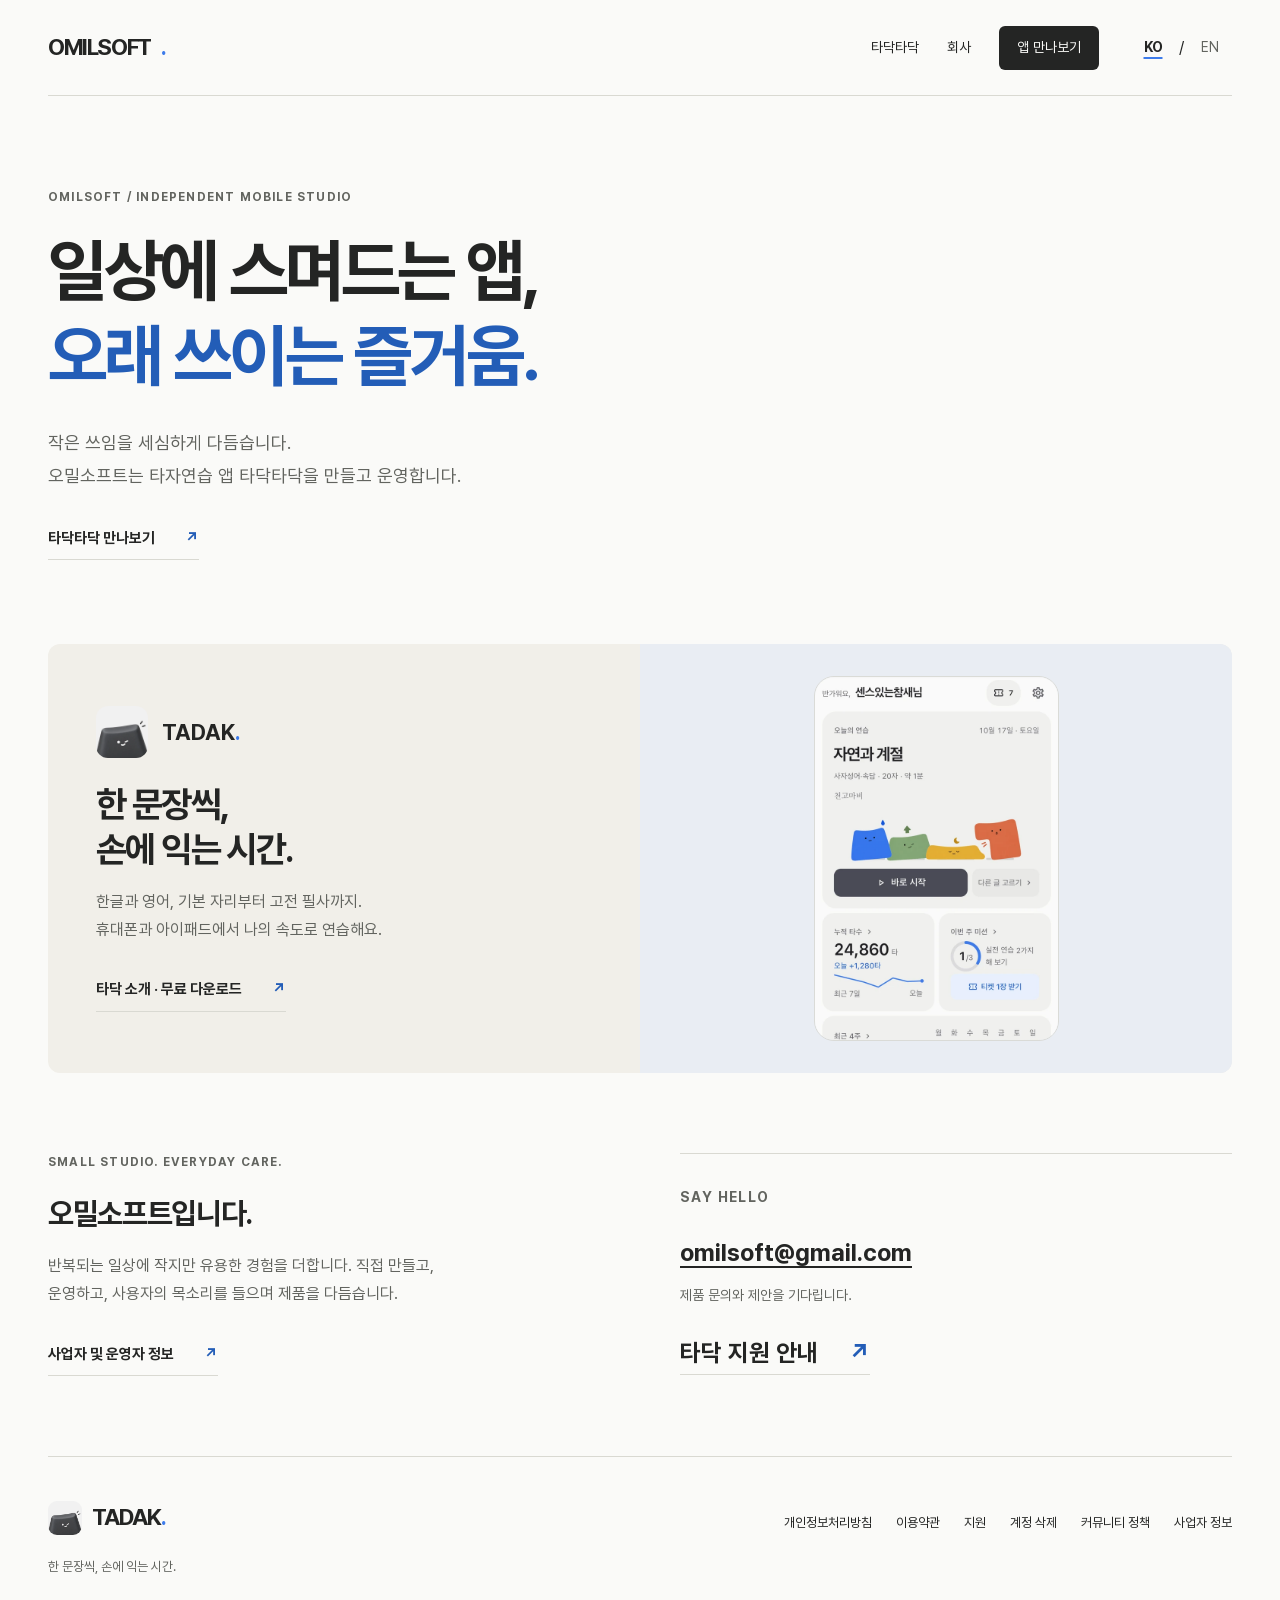
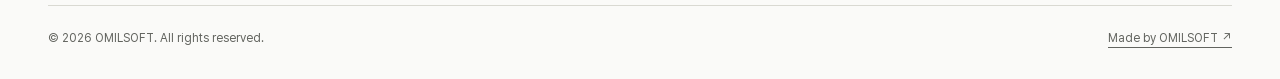
<file: index.html>
<!doctype html>
<html lang="ko">
  <head>
    <meta charset="utf-8"/>
    <meta content="width=device-width,initial-scale=1" name="viewport"/>
    <title>오밀소프트 OMILSOFT — 타닥타닥을 만드는 모바일 앱 스튜디오</title>
    <meta content="일상에 오래 쓰이는 모바일 앱을 만드는 오밀소프트입니다. 한글·영문 타자연습 앱 타닥타닥과 회사 정보, 지원 채널을 만나보세요." name="description"/>
    <link href="https://eastlooo.github.io/omilsoft-official-site/" rel="canonical"/>
    <link href="https://eastlooo.github.io/omilsoft-official-site/" hreflang="ko" rel="alternate"/>
    <link href="https://eastlooo.github.io/omilsoft-official-site/en/" hreflang="en" rel="alternate"/>
    <link href="https://eastlooo.github.io/omilsoft-official-site/" hreflang="x-default" rel="alternate"/>
    <meta content="#fafaf8" media="(prefers-color-scheme: light)" name="theme-color"/>
    <meta content="#1c1e1d" media="(prefers-color-scheme: dark)" name="theme-color"/>
    <meta content="website" property="og:type"/>
    <meta content="OMILSOFT · TADAK" property="og:site_name"/>
    <meta content="ko_KR" property="og:locale"/>
    <meta content="en_US" property="og:locale:alternate"/>
    <meta content="오밀소프트 OMILSOFT — 타닥타닥을 만드는 모바일 앱 스튜디오" property="og:title"/>
    <meta content="일상에 오래 쓰이는 모바일 앱을 만드는 오밀소프트입니다. 한글·영문 타자연습 앱 타닥타닥과 회사 정보, 지원 채널을 만나보세요." property="og:description"/>
    <meta content="https://eastlooo.github.io/omilsoft-official-site/" property="og:url"/>
    <meta content="https://eastlooo.github.io/omilsoft-official-site/assets/omilsoft-og-ko.png" property="og:image"/>
    <meta content="1200" property="og:image:width"/>
    <meta content="630" property="og:image:height"/>
    <meta content="타닥타닥의 실제 연습 화면과 키캡 마스코트" property="og:image:alt"/>
    <meta content="summary_large_image" name="twitter:card"/>
    <meta content="오밀소프트 OMILSOFT — 타닥타닥을 만드는 모바일 앱 스튜디오" name="twitter:title"/>
    <meta content="일상에 오래 쓰이는 모바일 앱을 만드는 오밀소프트입니다. 한글·영문 타자연습 앱 타닥타닥과 회사 정보, 지원 채널을 만나보세요." name="twitter:description"/>
    <meta content="https://eastlooo.github.io/omilsoft-official-site/assets/omilsoft-og-ko.png" name="twitter:image"/>
    <meta content="TADAK typing practice by OMILSOFT" name="twitter:image:alt"/>
    <meta content="E7XOMuVMC_yO1XLhVgQ4-GxxKSEPZvkSftyRpqZfdfg" name="google-site-verification"/>
    <meta content="x4XgaJDNk4ILLEMJf_sdDJSbXwuWlz_R_aP6O6T5la4" name="google-site-verification"/>
    <link href="assets/app/favicon-32.png" rel="icon" sizes="32x32" type="image/png"/>
    <link href="assets/app/favicon-64.png" rel="icon" sizes="64x64" type="image/png"/>
    <link href="assets/app/apple-touch-icon.png" rel="apple-touch-icon" sizes="180x180"/>
    <link as="font" crossorigin="" href="assets/fonts/pretendard-bold.woff2" rel="preload" type="font/woff2"/>
    <link href="assets/brand.css" rel="stylesheet"/>
    <link href="styles.css" rel="stylesheet"/>
    <script type="application/ld+json">{"@context":"https://schema.org","@graph":[{"@type":"Organization","@id":"https://eastlooo.github.io/omilsoft-official-site/#organization","name":"OMILSOFT","alternateName":"오밀소프트","url":"https://eastlooo.github.io/omilsoft-official-site/","logo":"https://eastlooo.github.io/omilsoft-official-site/assets/app/icon.png","email":"omilsoft@gmail.com"},{"@type":"WebSite","@id":"https://eastlooo.github.io/omilsoft-official-site/#website","url":"https://eastlooo.github.io/omilsoft-official-site/","name":"OMILSOFT · TADAK","inLanguage":["ko","en"],"publisher":{"@id":"https://eastlooo.github.io/omilsoft-official-site/#organization"}}]}</script>
    <script async="" src="https://www.googletagmanager.com/gtag/js?id=G-R1BCDWKTDV"></script>
    <script>window.dataLayer=window.dataLayer||[];function gtag(){dataLayer.push(arguments)}gtag('js',new Date());gtag('config','G-R1BCDWKTDV');</script>
    <script defer="" src="assets/site.js"></script>
  </head>
  <body>
    <a class="skip-link" href="#main">본문으로 건너뛰기</a>
    <header class="site-header container">
      <a aria-label="OMILSOFT home" class="wordmark" href="./">OMILSOFT<span class="brand-period">.</span></a>
      <nav aria-label="주 메뉴" class="main-nav">
        <a class="nav-optional" href="tadak/">타닥타닥</a>
        <a class="nav-optional" href="./#company">회사</a>
        <a class="nav-cta" href="tadak/">앱 만나보기</a>
      </nav>
      <nav aria-label="언어 선택" class="locale-switch">
        <a aria-current="page" href="./" hreflang="ko" lang="ko">KO</a>
        <span aria-hidden="true">/</span>
        <a href="en/" hreflang="en" lang="en">EN</a>
      </nav>
    </header>
    <main class="container" id="main">
      <section class="company-hero">
        <p class="eyebrow">OMILSOFT / INDEPENDENT MOBILE STUDIO</p>
        <h1>일상에 스며드는 앱,<br/><em>오래 쓰이는 즐거움.</em></h1>
        <p class="lead">작은 쓰임을 세심하게 다듬습니다.<br/>오밀소프트는 타자연습 앱 타닥타닥을 만들고 운영합니다.</p>
        <a class="text-link" href="tadak/">타닥타닥 만나보기 <span aria-hidden="true">↗</span></a>
      </section>
      <section aria-labelledby="product-title" class="company-product" id="service">
        <div class="company-product-copy">
          <div class="product-label">
            <img alt="" height="52" src="assets/app/icon.webp" width="52"/>
            <span>TADAK<span class="brand-period">.</span></span>
          </div>
          <h2 id="product-title">한 문장씩,<br/>손에 익는 시간.</h2>
          <p>한글과 영어, 기본 자리부터 고전 필사까지.<br/>휴대폰과 아이패드에서 나의 속도로 연습해요.</p>
          <a class="text-link" href="tadak/">타닥 소개 · 무료 다운로드 <span aria-hidden="true">↗</span></a>
        </div>
        <a aria-label="타닥타닥 제품 소개 보기" class="company-product-visual" href="tadak/"><picture class=""><source srcset="assets/app/ko-hero.webp" type="image/webp"/><img alt="타닥타닥 홈과 네 키캡 마스코트" decoding="async" fetchpriority="high" height="1104" src="assets/app/ko-hero.png" width="640"/></picture></a>
      </section>
      <section class="company-about" id="company">
        <div>
          <p class="eyebrow">SMALL STUDIO. EVERYDAY CARE.</p>
          <h2>오밀소프트입니다.</h2>
          <p>반복되는 일상에 작지만 유용한 경험을 더합니다. 직접 만들고, 운영하고, 사용자의 목소리를 들으며 제품을 다듬습니다.</p>
          <a class="text-link" href="operator-info.html">사업자 및 운영자 정보 <span aria-hidden="true">↗</span></a>
        </div>
        <div class="company-contact" id="contact">
          <p class="eyebrow">SAY HELLO</p>
          <a href="mailto:omilsoft@gmail.com">omilsoft@gmail.com</a>
          <p>제품 문의와 제안을 기다립니다.</p>
          <a class="text-link" href="https://eastlooo.github.io/tadak-legal/support.html">타닥 지원 안내 <span aria-hidden="true">↗</span></a>
        </div>
      </section>
    </main>
    <footer class="site-footer container">
      <div class="footer-top">
        <div class="footer-brand">
          <a class="wordmark" href="tadak/"><img alt="" height="34" src="assets/app/icon.webp" width="34"/><span>TADAK<span class="brand-period">.</span></span></a>
          <p>한 문장씩, 손에 익는 시간.</p>
        </div>
        <nav aria-label="정책 및 지원" class="footer-links" id="policy">
          <a href="https://eastlooo.github.io/tadak-legal/privacy.html">개인정보처리방침</a>
          <a href="https://eastlooo.github.io/tadak-legal/terms.html">이용약관</a>
          <a href="https://eastlooo.github.io/tadak-legal/support.html">지원</a>
          <a href="https://eastlooo.github.io/tadak-legal/account-deletion.html">계정 삭제</a>
          <a href="https://eastlooo.github.io/tadak-legal/community-policy.html">커뮤니티 정책</a>
          <a href="operator-info.html">사업자 정보</a>
        </nav>
      </div>
      <div class="footer-bottom">
        <p>© <span id="year">2026</span> OMILSOFT. All rights reserved.</p>
        <a href="./">Made by OMILSOFT ↗</a>
      </div>
    </footer>
  </body>
</html>
</file>
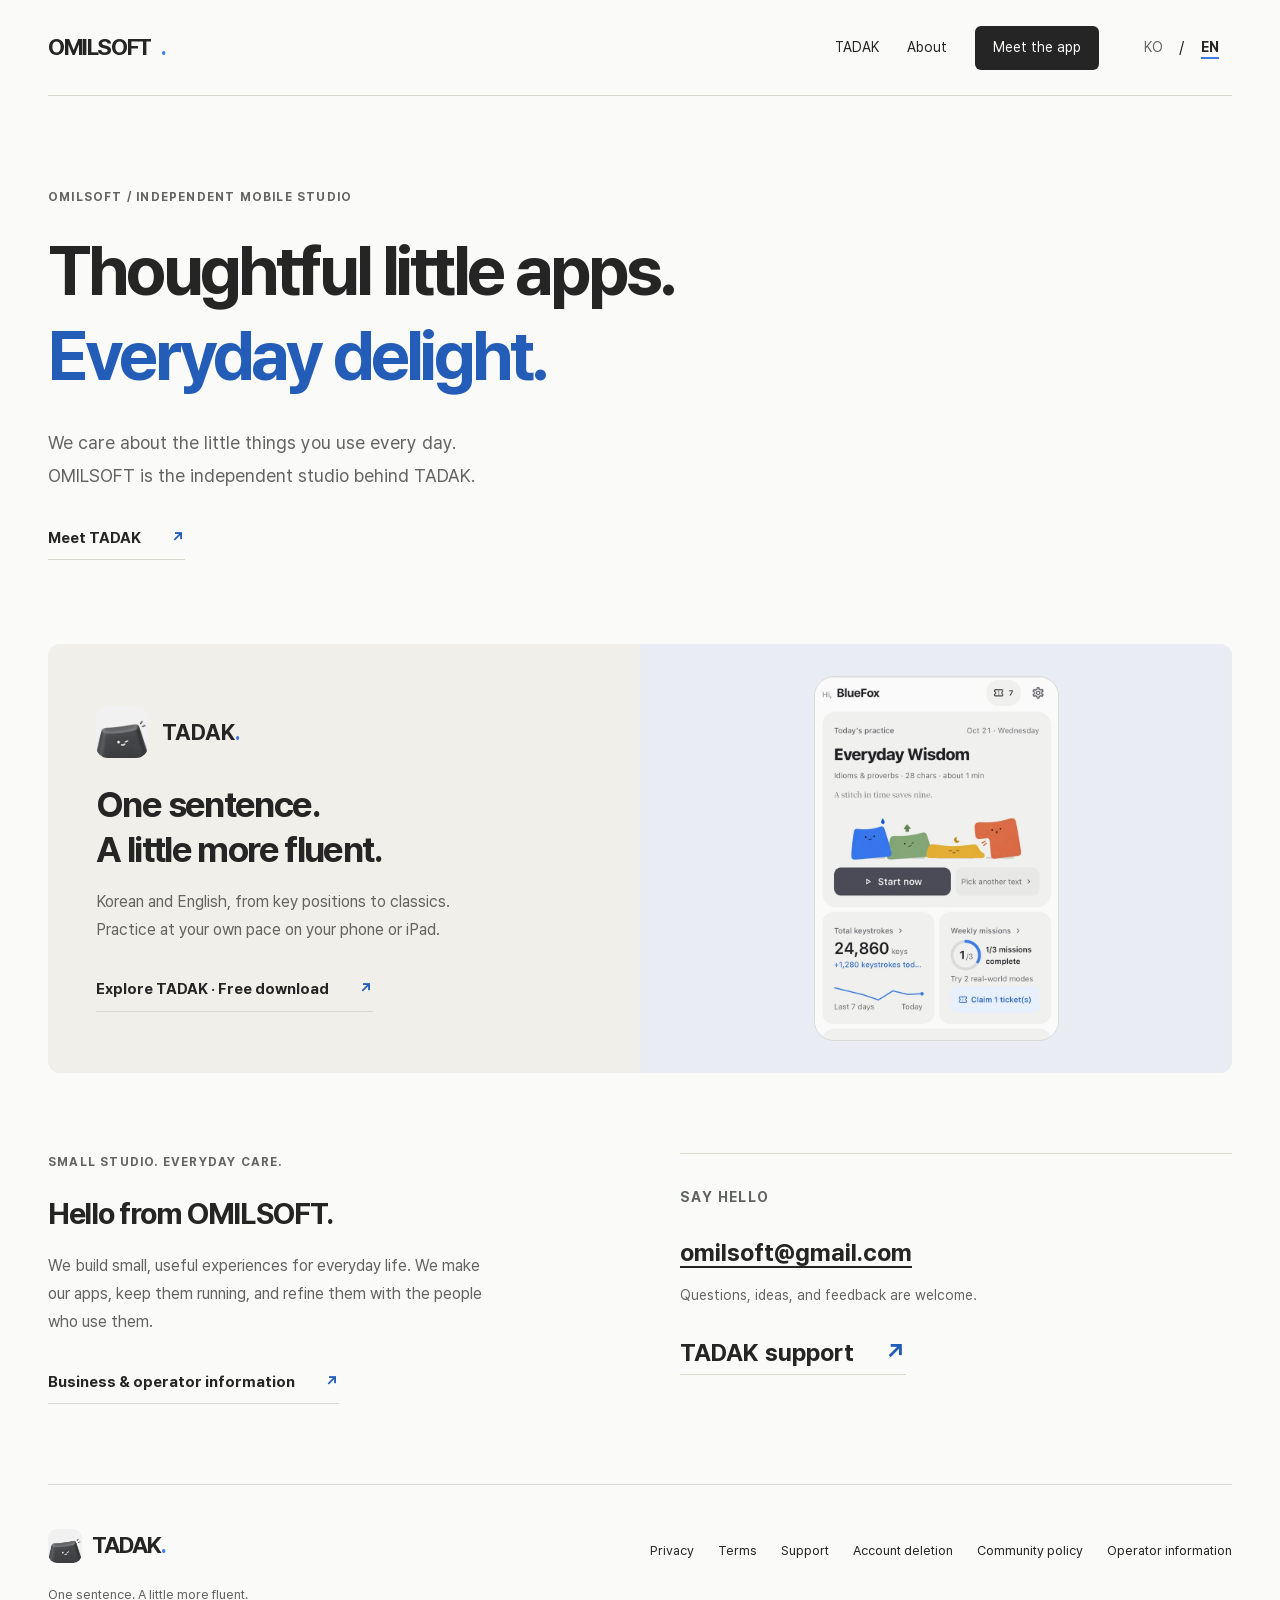
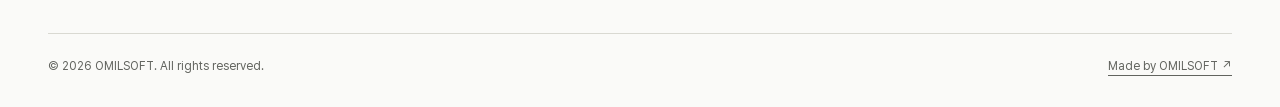
<file: en/index.html>
<!doctype html>
<html lang="en">
  <head>
    <meta charset="utf-8"/>
    <meta content="width=device-width,initial-scale=1" name="viewport"/>
    <title>OMILSOFT — The Studio Behind TADAK</title>
    <meta content="OMILSOFT makes thoughtful apps for everyday life. Meet TADAK, our Korean and English typing practice app, and find company and support information." name="description"/>
    <link href="https://eastlooo.github.io/omilsoft-official-site/en/" rel="canonical"/>
    <link href="https://eastlooo.github.io/omilsoft-official-site/" hreflang="ko" rel="alternate"/>
    <link href="https://eastlooo.github.io/omilsoft-official-site/en/" hreflang="en" rel="alternate"/>
    <link href="https://eastlooo.github.io/omilsoft-official-site/" hreflang="x-default" rel="alternate"/>
    <meta content="#fafaf8" media="(prefers-color-scheme: light)" name="theme-color"/>
    <meta content="#1c1e1d" media="(prefers-color-scheme: dark)" name="theme-color"/>
    <meta content="website" property="og:type"/>
    <meta content="OMILSOFT · TADAK" property="og:site_name"/>
    <meta content="en_US" property="og:locale"/>
    <meta content="ko_KR" property="og:locale:alternate"/>
    <meta content="OMILSOFT — The Studio Behind TADAK" property="og:title"/>
    <meta content="OMILSOFT makes thoughtful apps for everyday life. Meet TADAK, our Korean and English typing practice app, and find company and support information." property="og:description"/>
    <meta content="https://eastlooo.github.io/omilsoft-official-site/en/" property="og:url"/>
    <meta content="https://eastlooo.github.io/omilsoft-official-site/assets/omilsoft-og-en.png" property="og:image"/>
    <meta content="1200" property="og:image:width"/>
    <meta content="630" property="og:image:height"/>
    <meta content="TADAK real practice screens and keycap mascots" property="og:image:alt"/>
    <meta content="summary_large_image" name="twitter:card"/>
    <meta content="OMILSOFT — The Studio Behind TADAK" name="twitter:title"/>
    <meta content="OMILSOFT makes thoughtful apps for everyday life. Meet TADAK, our Korean and English typing practice app, and find company and support information." name="twitter:description"/>
    <meta content="https://eastlooo.github.io/omilsoft-official-site/assets/omilsoft-og-en.png" name="twitter:image"/>
    <meta content="TADAK typing practice by OMILSOFT" name="twitter:image:alt"/>
    <meta content="E7XOMuVMC_yO1XLhVgQ4-GxxKSEPZvkSftyRpqZfdfg" name="google-site-verification"/>
    <meta content="x4XgaJDNk4ILLEMJf_sdDJSbXwuWlz_R_aP6O6T5la4" name="google-site-verification"/>
    <link href="../assets/app/favicon-32.png" rel="icon" sizes="32x32" type="image/png"/>
    <link href="../assets/app/favicon-64.png" rel="icon" sizes="64x64" type="image/png"/>
    <link href="../assets/app/apple-touch-icon.png" rel="apple-touch-icon" sizes="180x180"/>
    <link as="font" crossorigin="" href="../assets/fonts/pretendard-bold.woff2" rel="preload" type="font/woff2"/>
    <link href="../assets/brand.css" rel="stylesheet"/>
    <link href="../styles.css" rel="stylesheet"/>
    <script type="application/ld+json">{"@context":"https://schema.org","@graph":[{"@type":"Organization","@id":"https://eastlooo.github.io/omilsoft-official-site/#organization","name":"OMILSOFT","alternateName":"오밀소프트","url":"https://eastlooo.github.io/omilsoft-official-site/","logo":"https://eastlooo.github.io/omilsoft-official-site/assets/app/icon.png","email":"omilsoft@gmail.com"},{"@type":"WebSite","@id":"https://eastlooo.github.io/omilsoft-official-site/#website","url":"https://eastlooo.github.io/omilsoft-official-site/","name":"OMILSOFT · TADAK","inLanguage":["ko","en"],"publisher":{"@id":"https://eastlooo.github.io/omilsoft-official-site/#organization"}}]}</script>
    <script async="" src="https://www.googletagmanager.com/gtag/js?id=G-R1BCDWKTDV"></script>
    <script>window.dataLayer=window.dataLayer||[];function gtag(){dataLayer.push(arguments)}gtag('js',new Date());gtag('config','G-R1BCDWKTDV');</script>
    <script defer="" src="../assets/site.js"></script>
  </head>
  <body>
    <a class="skip-link" href="#main">Skip to content</a>
    <header class="site-header container">
      <a aria-label="OMILSOFT home" class="wordmark" href="./">OMILSOFT<span class="brand-period">.</span></a>
      <nav aria-label="Main navigation" class="main-nav">
        <a class="nav-optional" href="tadak/">TADAK</a>
        <a class="nav-optional" href="./#company">About</a>
        <a class="nav-cta" href="tadak/">Meet the app</a>
      </nav>
      <nav aria-label="Language" class="locale-switch">
        <a href="../" hreflang="ko" lang="ko">KO</a>
        <span aria-hidden="true">/</span>
        <a aria-current="page" href="./" hreflang="en" lang="en">EN</a>
      </nav>
    </header>
    <main class="container" id="main">
      <section class="company-hero">
        <p class="eyebrow">OMILSOFT / INDEPENDENT MOBILE STUDIO</p>
        <h1>Thoughtful little apps.<br/><em>Everyday delight.</em></h1>
        <p class="lead">We care about the little things you use every day.<br/>OMILSOFT is the independent studio behind TADAK.</p>
        <a class="text-link" href="tadak/">Meet TADAK <span aria-hidden="true">↗</span></a>
      </section>
      <section aria-labelledby="product-title" class="company-product" id="service">
        <div class="company-product-copy">
          <div class="product-label">
            <img alt="" height="52" src="../assets/app/icon.webp" width="52"/>
            <span>TADAK<span class="brand-period">.</span></span>
          </div>
          <h2 id="product-title">One sentence.<br/>A little more fluent.</h2>
          <p>Korean and English, from key positions to classics.<br/>Practice at your own pace on your phone or iPad.</p>
          <a class="text-link" href="tadak/">Explore TADAK · Free download <span aria-hidden="true">↗</span></a>
        </div>
        <a aria-label="Explore TADAK typing practice" class="company-product-visual" href="tadak/"><picture class=""><source srcset="../assets/app/en-hero.webp" type="image/webp"/><img alt="TADAK home and four keycap mascots" decoding="async" fetchpriority="high" height="1104" src="../assets/app/en-hero.png" width="640"/></picture></a>
      </section>
      <section class="company-about" id="company">
        <div>
          <p class="eyebrow">SMALL STUDIO. EVERYDAY CARE.</p>
          <h2>Hello from OMILSOFT.</h2>
          <p>We build small, useful experiences for everyday life. We make our apps, keep them running, and refine them with the people who use them.</p>
          <a class="text-link" href="operator-info.html">Business &amp; operator information <span aria-hidden="true">↗</span></a>
        </div>
        <div class="company-contact" id="contact">
          <p class="eyebrow">SAY HELLO</p>
          <a href="mailto:omilsoft@gmail.com">omilsoft@gmail.com</a>
          <p>Questions, ideas, and feedback are welcome.</p>
          <a class="text-link" href="https://eastlooo.github.io/tadak-legal/en/support.html">TADAK support <span aria-hidden="true">↗</span></a>
        </div>
      </section>
    </main>
    <footer class="site-footer container">
      <div class="footer-top">
        <div class="footer-brand">
          <a class="wordmark" href="tadak/"><img alt="" height="34" src="../assets/app/icon.webp" width="34"/><span>TADAK<span class="brand-period">.</span></span></a>
          <p>One sentence. A little more fluent.</p>
        </div>
        <nav aria-label="Policies and support" class="footer-links" id="policy">
          <a href="https://eastlooo.github.io/tadak-legal/en/privacy.html">Privacy</a>
          <a href="https://eastlooo.github.io/tadak-legal/en/terms.html">Terms</a>
          <a href="https://eastlooo.github.io/tadak-legal/en/support.html">Support</a>
          <a href="https://eastlooo.github.io/tadak-legal/en/account-deletion.html">Account deletion</a>
          <a href="https://eastlooo.github.io/tadak-legal/en/community-policy.html">Community policy</a>
          <a href="operator-info.html">Operator information</a>
        </nav>
      </div>
      <div class="footer-bottom">
        <p>© <span id="year">2026</span> OMILSOFT. All rights reserved.</p>
        <a href="./">Made by OMILSOFT ↗</a>
      </div>
    </footer>
  </body>
</html>
</file>
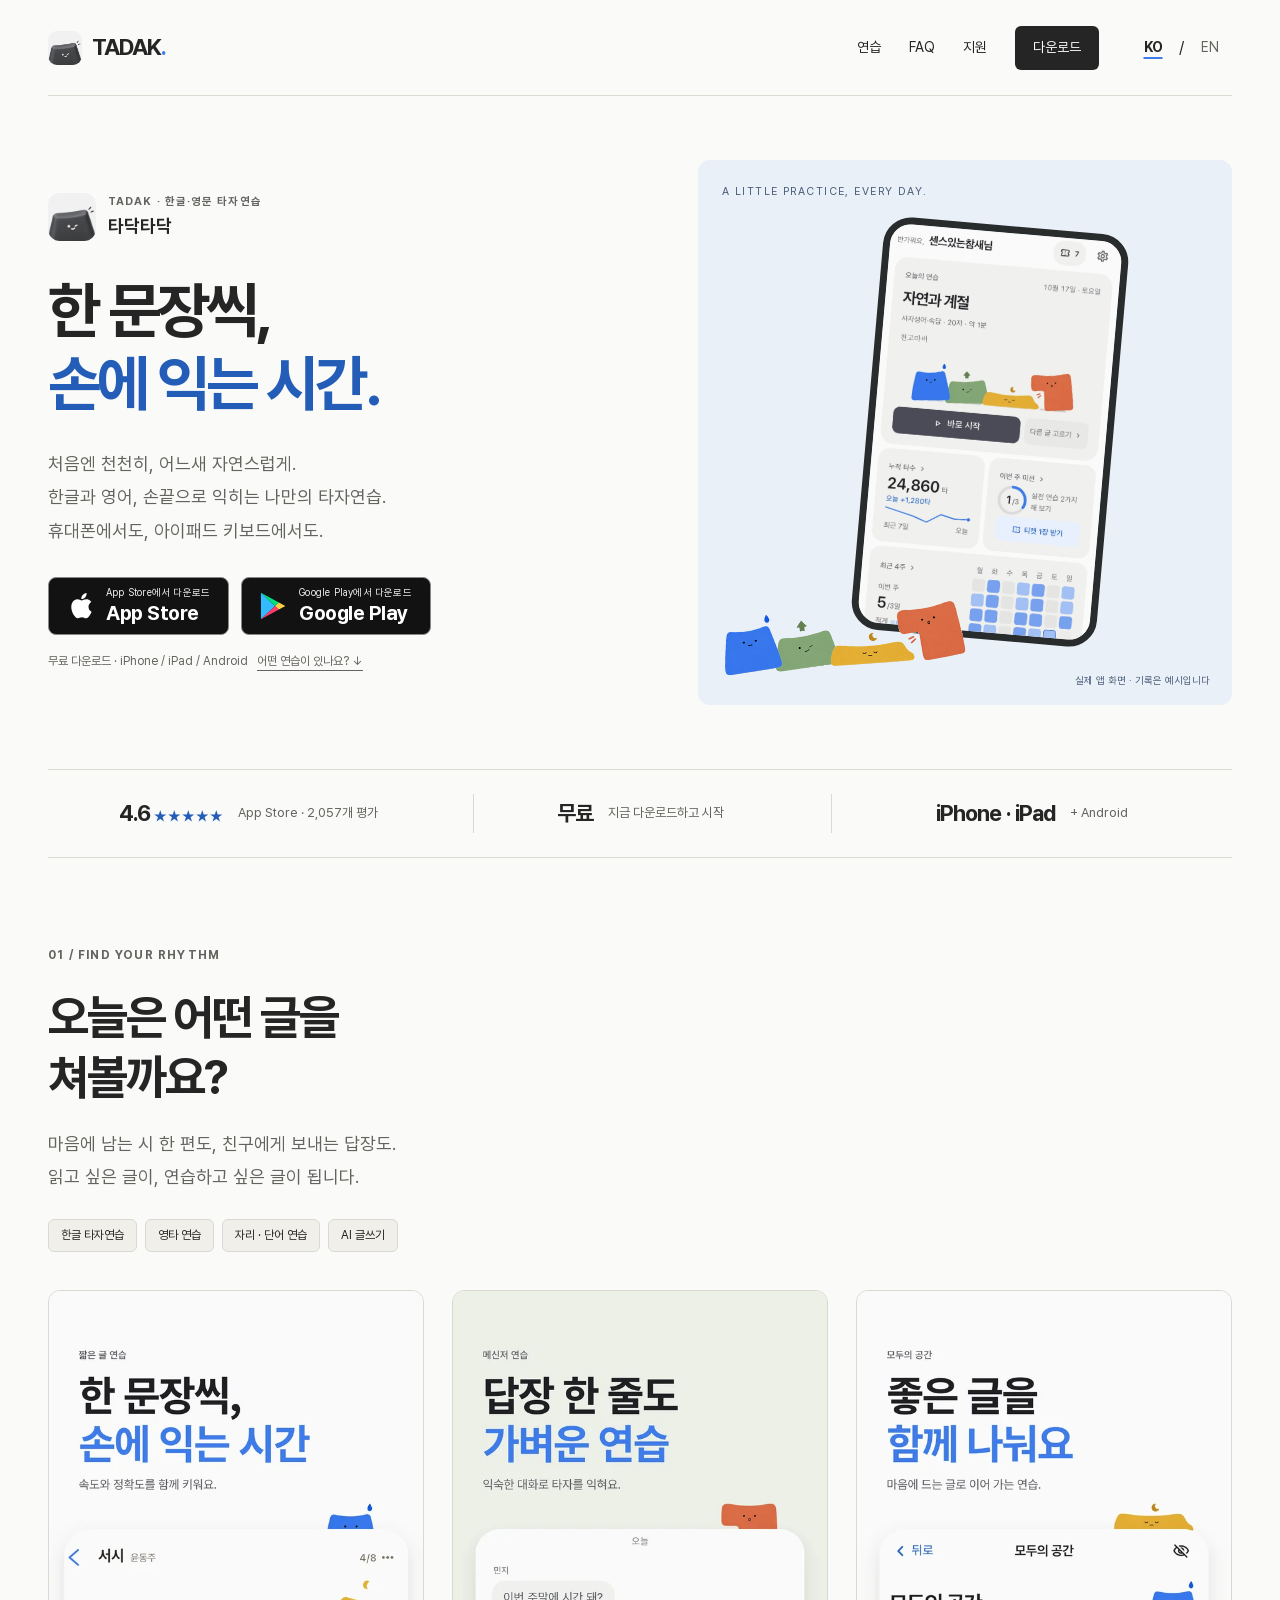
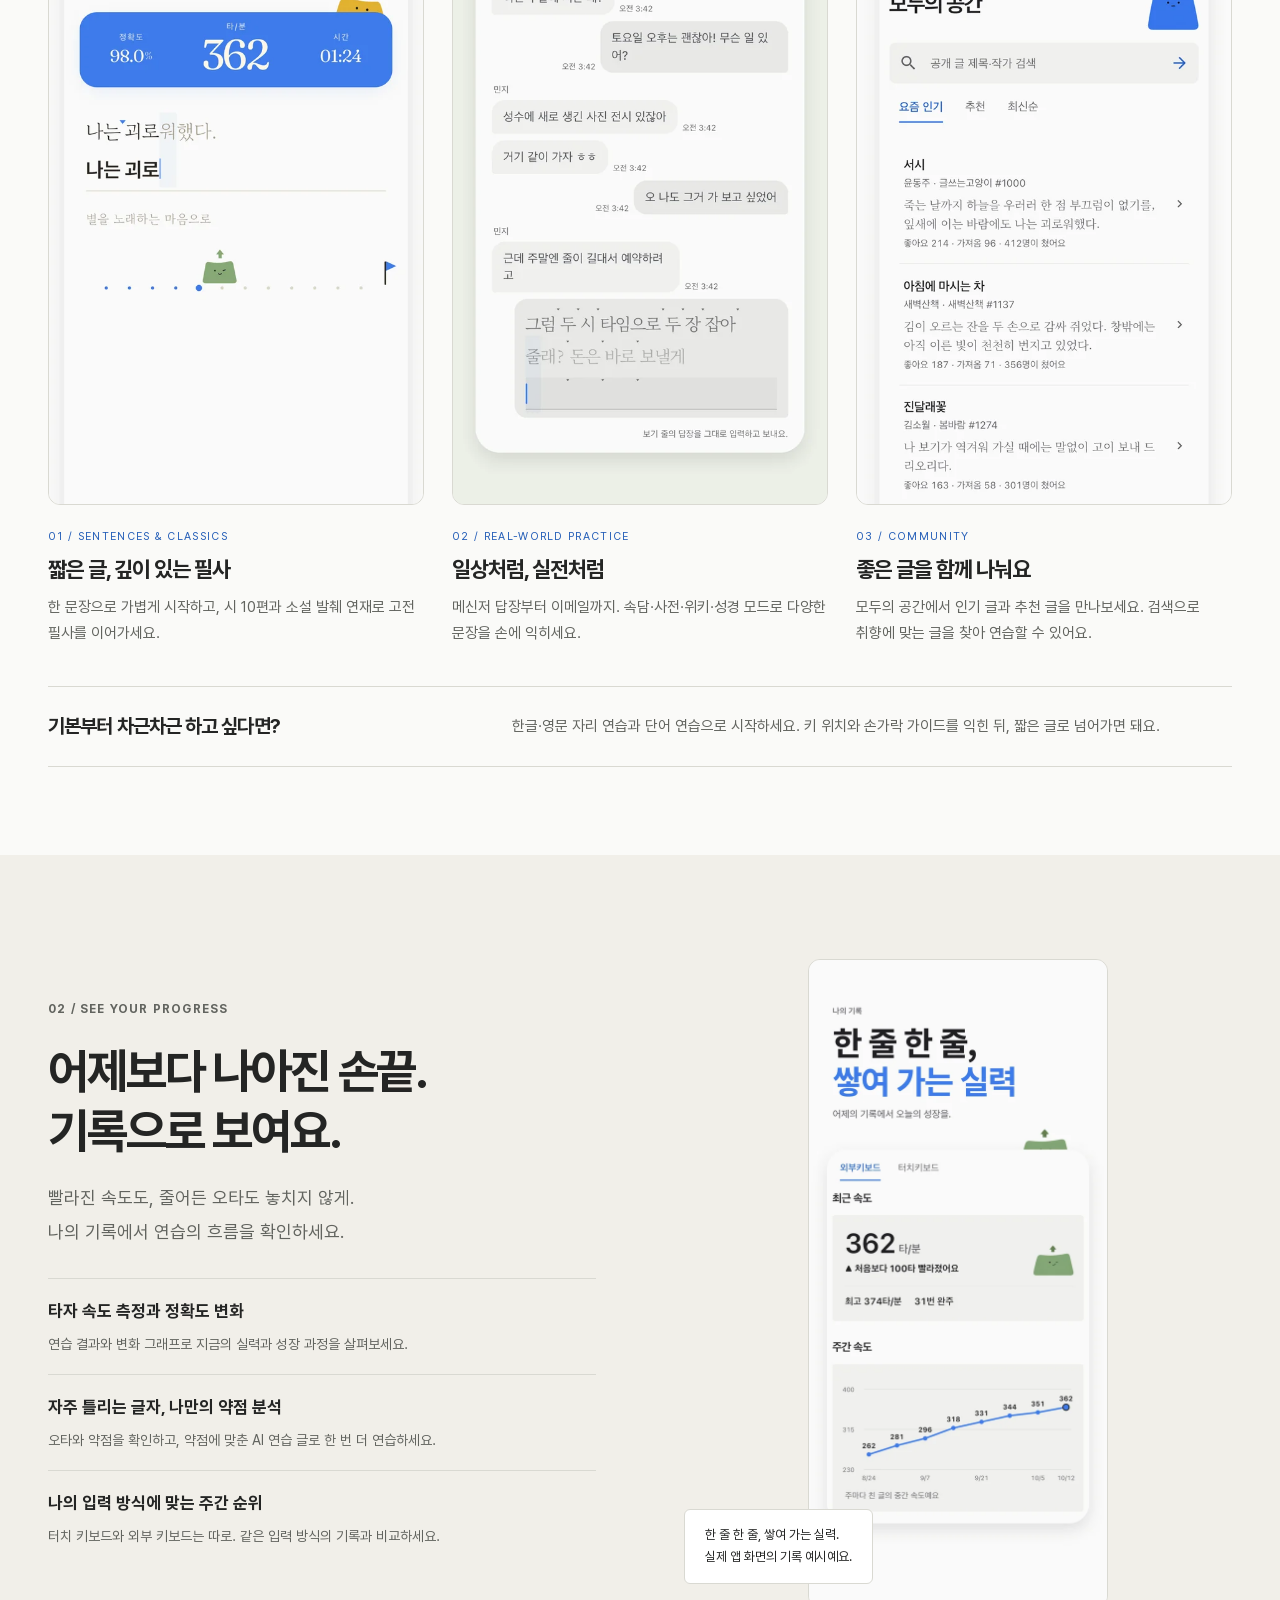
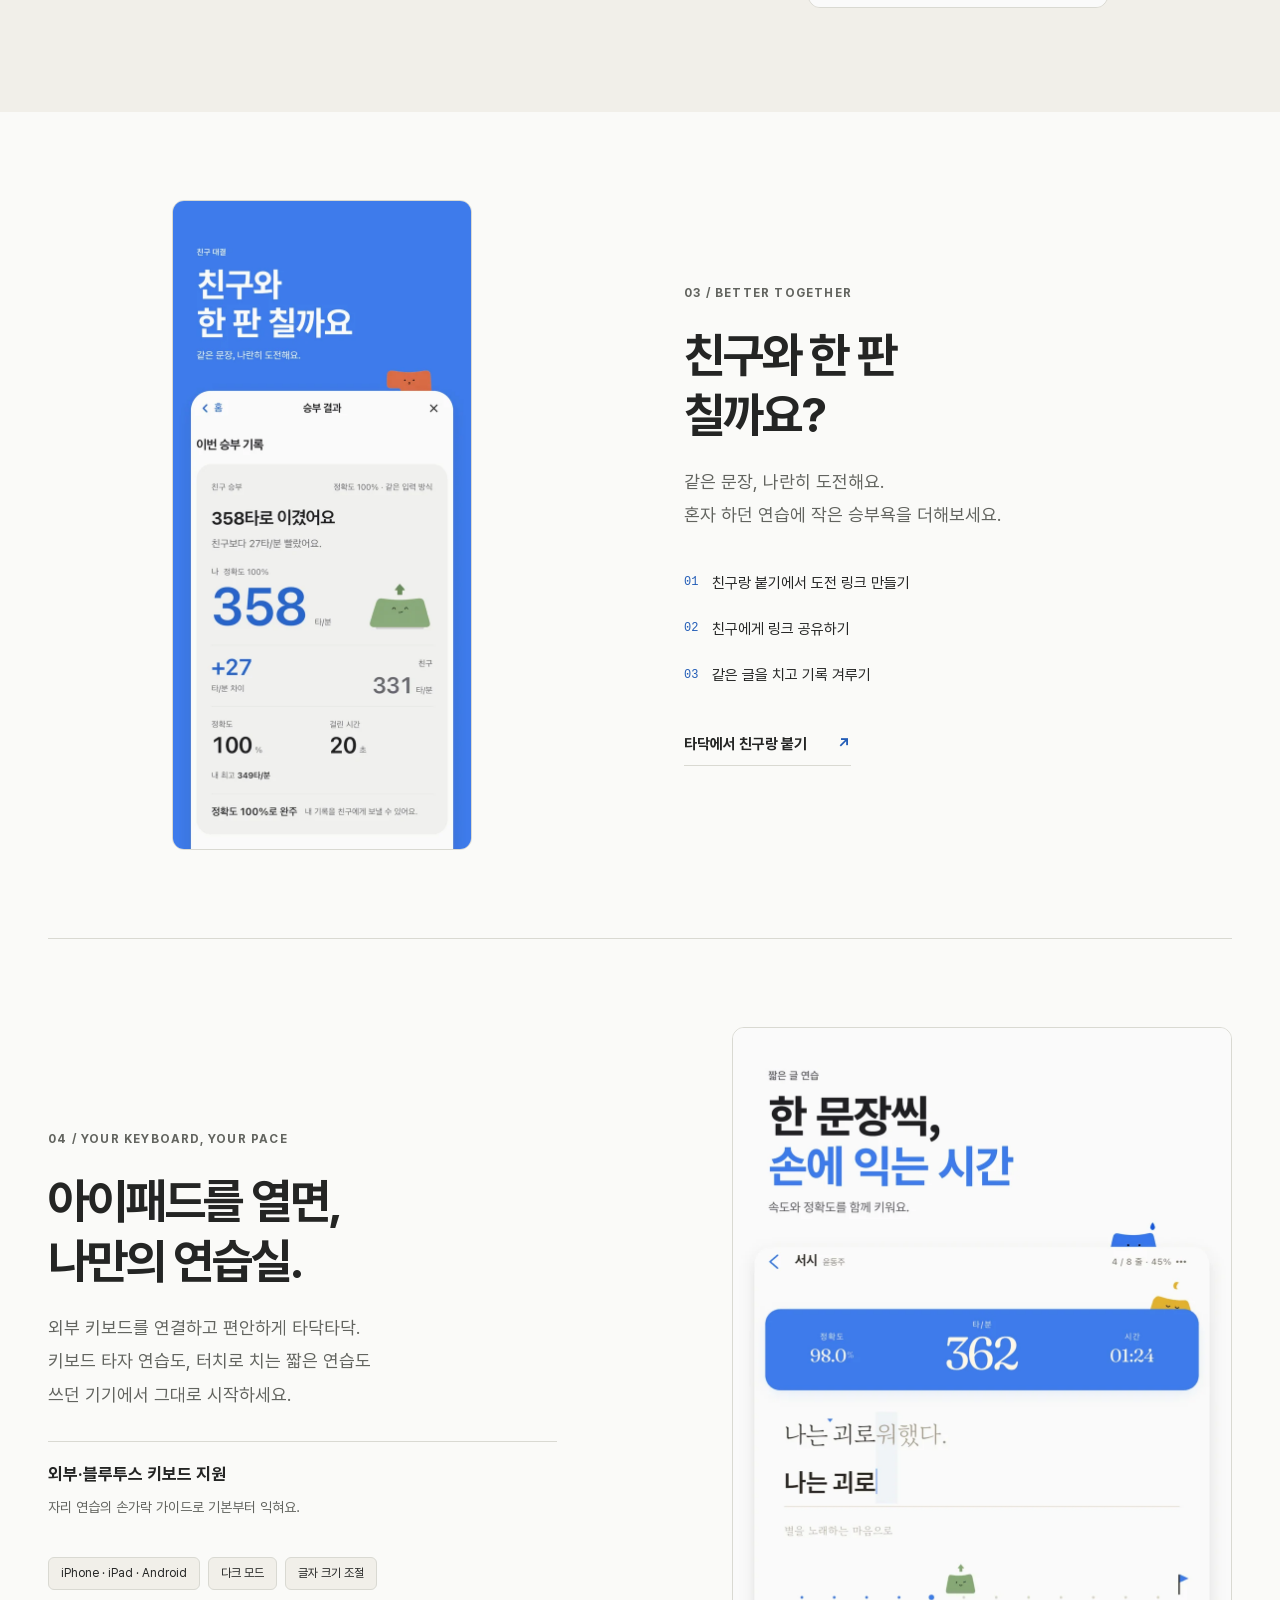
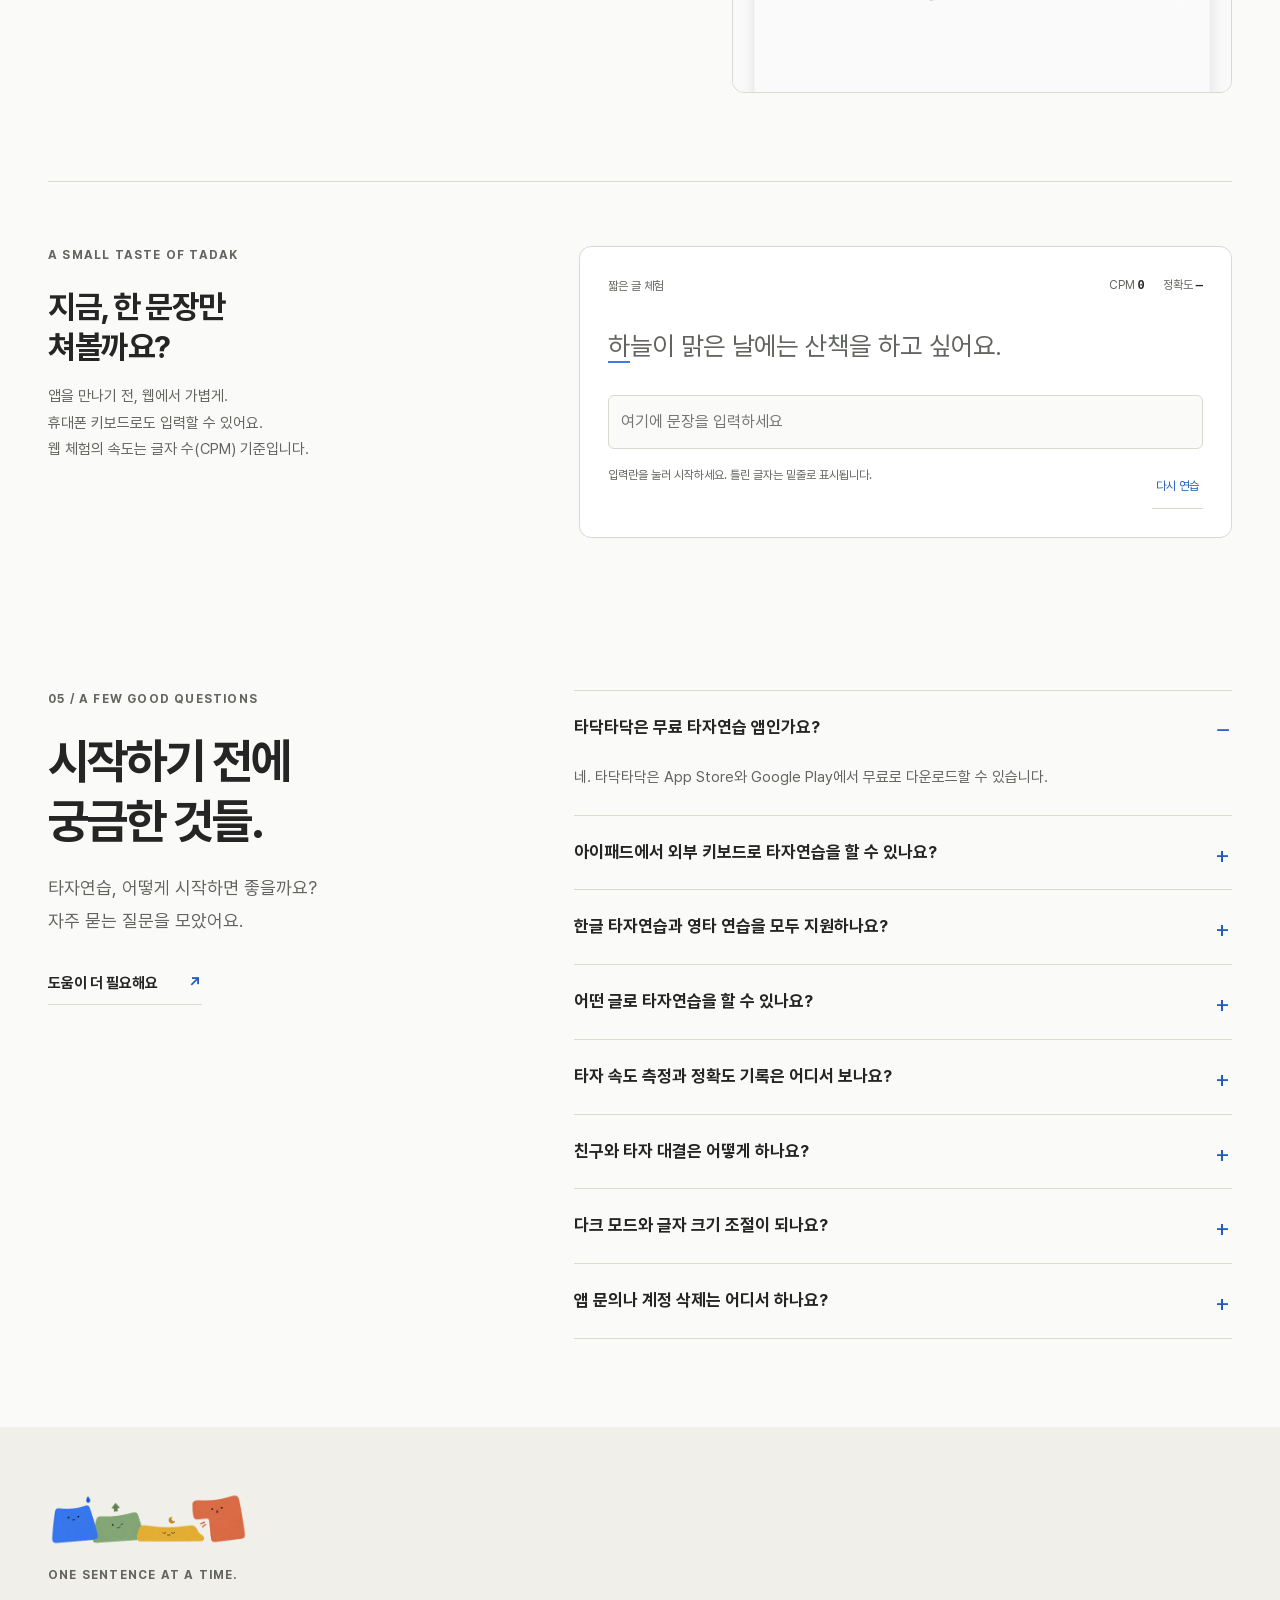
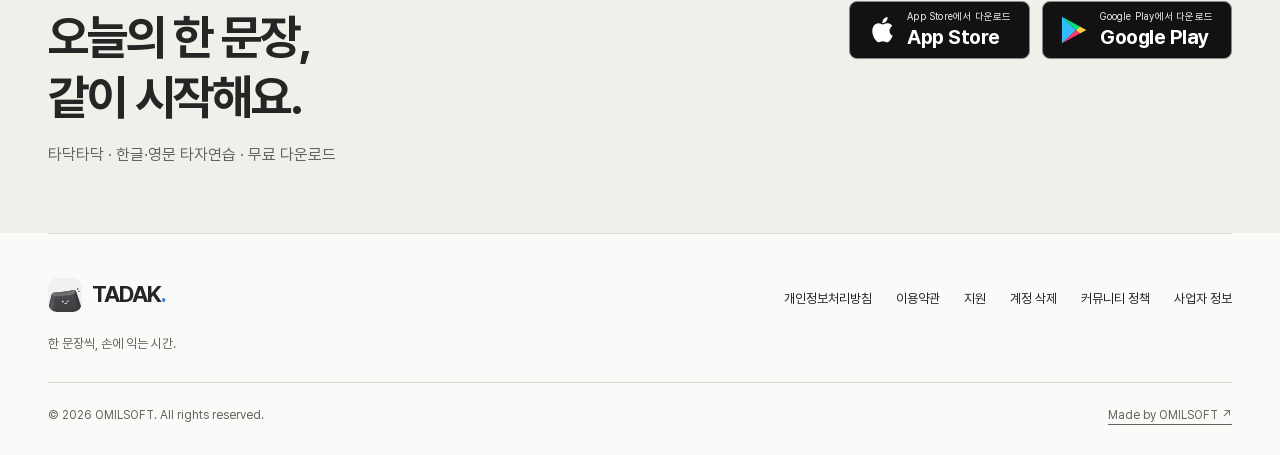
<file: tadak/index.html>
<!doctype html>
<html lang="ko">
  <head>
    <meta charset="utf-8"/>
    <meta content="width=device-width,initial-scale=1" name="viewport"/>
    <title>타닥타닥 — 한글·영타 타자연습 앱 | 아이패드 키보드 연습</title>
    <meta content="한글 타자연습부터 영타 연습, 고전 필사와 친구 대결까지. 아이패드·아이폰·Android에서 무료로 연습하고 타자 속도 측정과 약점 분석으로 성장을 확인하세요." name="description"/>
    <link href="https://eastlooo.github.io/omilsoft-official-site/tadak/" rel="canonical"/>
    <link href="https://eastlooo.github.io/omilsoft-official-site/tadak/" hreflang="ko" rel="alternate"/>
    <link href="https://eastlooo.github.io/omilsoft-official-site/en/tadak/" hreflang="en" rel="alternate"/>
    <link href="https://eastlooo.github.io/omilsoft-official-site/tadak/" hreflang="x-default" rel="alternate"/>
    <meta content="#fafaf8" media="(prefers-color-scheme: light)" name="theme-color"/>
    <meta content="#1c1e1d" media="(prefers-color-scheme: dark)" name="theme-color"/>
    <meta content="website" property="og:type"/>
    <meta content="OMILSOFT · TADAK" property="og:site_name"/>
    <meta content="ko_KR" property="og:locale"/>
    <meta content="en_US" property="og:locale:alternate"/>
    <meta content="타닥타닥 — 한글·영타 타자연습 앱 | 아이패드 키보드 연습" property="og:title"/>
    <meta content="한글 타자연습부터 영타 연습, 고전 필사와 친구 대결까지. 아이패드·아이폰·Android에서 무료로 연습하고 타자 속도 측정과 약점 분석으로 성장을 확인하세요." property="og:description"/>
    <meta content="https://eastlooo.github.io/omilsoft-official-site/tadak/" property="og:url"/>
    <meta content="https://eastlooo.github.io/omilsoft-official-site/assets/tadak-og-ko.png" property="og:image"/>
    <meta content="1200" property="og:image:width"/>
    <meta content="630" property="og:image:height"/>
    <meta content="타닥타닥의 실제 연습 화면과 키캡 마스코트" property="og:image:alt"/>
    <meta content="summary_large_image" name="twitter:card"/>
    <meta content="타닥타닥 — 한글·영타 타자연습 앱 | 아이패드 키보드 연습" name="twitter:title"/>
    <meta content="한글 타자연습부터 영타 연습, 고전 필사와 친구 대결까지. 아이패드·아이폰·Android에서 무료로 연습하고 타자 속도 측정과 약점 분석으로 성장을 확인하세요." name="twitter:description"/>
    <meta content="https://eastlooo.github.io/omilsoft-official-site/assets/tadak-og-ko.png" name="twitter:image"/>
    <meta content="TADAK typing practice by OMILSOFT" name="twitter:image:alt"/>
    <link href="../assets/app/favicon-32.png" rel="icon" sizes="32x32" type="image/png"/>
    <link href="../assets/app/favicon-64.png" rel="icon" sizes="64x64" type="image/png"/>
    <link href="../assets/app/apple-touch-icon.png" rel="apple-touch-icon" sizes="180x180"/>
    <link as="font" crossorigin="" href="../assets/fonts/pretendard-bold.woff2" rel="preload" type="font/woff2"/>
    <link href="../assets/brand.css" rel="stylesheet"/>
    <link href="../styles.css" rel="stylesheet"/>
    <link href="styles.css" rel="stylesheet"/>
    <script type="application/ld+json">{"@context":"https://schema.org","@graph":[{"@type":"Organization","@id":"https://eastlooo.github.io/omilsoft-official-site/#organization","name":"OMILSOFT","alternateName":"오밀소프트","url":"https://eastlooo.github.io/omilsoft-official-site/","logo":"https://eastlooo.github.io/omilsoft-official-site/assets/app/icon.png","email":"omilsoft@gmail.com"},{"@type":"WebSite","@id":"https://eastlooo.github.io/omilsoft-official-site/#website","url":"https://eastlooo.github.io/omilsoft-official-site/","name":"OMILSOFT · TADAK","inLanguage":["ko","en"],"publisher":{"@id":"https://eastlooo.github.io/omilsoft-official-site/#organization"}},{"@type":"MobileApplication","@id":"https://eastlooo.github.io/omilsoft-official-site/tadak/#app","name":"타닥타닥","alternateName":"TADAK","url":"https://eastlooo.github.io/omilsoft-official-site/tadak/","description":"한글 타자연습부터 영타 연습, 고전 필사와 친구 대결까지. 아이패드·아이폰·Android에서 무료로 연습하고 타자 속도 측정과 약점 분석으로 성장을 확인하세요.","image":"https://eastlooo.github.io/omilsoft-official-site/assets/tadak-og-ko.png","operatingSystem":"iOS, iPadOS, Android","applicationCategory":"EducationalApplication","inLanguage":["ko","en"],"offers":{"@type":"Offer","price":"0","priceCurrency":"KRW"},"aggregateRating":{"@type":"AggregateRating","ratingValue":"4.6","ratingCount":2057,"bestRating":"5"},"publisher":{"@id":"https://eastlooo.github.io/omilsoft-official-site/#organization"},"installUrl":["https://apps.apple.com/kr/app/id6443688240","https://play.google.com/store/apps/details?id=com.dongcheon.tadak"]},{"@type":"FAQPage","mainEntity":[{"@type":"Question","name":"타닥타닥은 무료 타자연습 앱인가요?","acceptedAnswer":{"@type":"Answer","text":"네. 타닥타닥은 App Store와 Google Play에서 무료로 다운로드할 수 있습니다."}},{"@type":"Question","name":"아이패드에서 외부 키보드로 타자연습을 할 수 있나요?","acceptedAnswer":{"@type":"Answer","text":"네. iPad와 iPhone, Android에서 터치 키보드와 외부·블루투스 키보드를 지원합니다. 키보드 자리 연습에는 손가락 가이드가 제공되며, 터치 키보드와 외부 키보드의 주간 순위는 따로 집계합니다."}},{"@type":"Question","name":"한글 타자연습과 영타 연습을 모두 지원하나요?","acceptedAnswer":{"@type":"Answer","text":"네. 한글과 영어로 자리 연습, 단어 연습을 할 수 있습니다. 기본 키 위치부터 익히고 문장 연습으로 이어가세요."}},{"@type":"Question","name":"어떤 글로 타자연습을 할 수 있나요?","acceptedAnswer":{"@type":"Answer","text":"짧은 글과 고전 필사, 메신저·이메일·속담·사전·위키·성경 실전 모드를 지원합니다. 고전 필사는 시 10편과 소설 발췌 연재로 구성됩니다. 모두의 공간에서는 인기 글을 검색하고 연습할 수 있고, AI 글쓰기로 연습할 글을 만들 수도 있습니다."}},{"@type":"Question","name":"타자 속도 측정과 정확도 기록은 어디서 보나요?","acceptedAnswer":{"@type":"Answer","text":"연습 결과에서 타수와 정확도, 걸린 시간을 확인할 수 있습니다. 나의 기록에서는 속도·정확도 변화와 자주 틀리는 글자, 약점 분석을 살펴보고 약점에 맞춘 AI 연습 글로 이어갈 수 있습니다."}},{"@type":"Question","name":"친구와 타자 대결은 어떻게 하나요?","acceptedAnswer":{"@type":"Answer","text":"친구랑 붙기에서 도전 링크를 만들어 공유하세요. 친구가 링크로 참여하면 같은 글로 기록을 겨룰 수 있습니다."}},{"@type":"Question","name":"다크 모드와 글자 크기 조절이 되나요?","acceptedAnswer":{"@type":"Answer","text":"네. 다크 모드와 글자 크기 설정을 지원합니다. 사용하는 기기와 읽기 편한 환경에 맞춰 연습 화면을 조절해보세요."}},{"@type":"Question","name":"앱 문의나 계정 삭제는 어디서 하나요?","acceptedAnswer":{"@type":"Answer","text":"문의는 지원 페이지 또는 omilsoft@gmail.com으로 보내주세요. 계정 삭제 방법과 개인정보 처리에 대한 안내는 하단의 계정 삭제 및 개인정보처리방침 페이지에서 확인할 수 있습니다."}}]}]}</script>
    <script async="" src="https://www.googletagmanager.com/gtag/js?id=G-R1BCDWKTDV"></script>
    <script>window.dataLayer=window.dataLayer||[];function gtag(){dataLayer.push(arguments)}gtag('js',new Date());gtag('config','G-R1BCDWKTDV');</script>
    <script defer="" src="../assets/site.js"></script>
  </head>
  <body>
    <a class="skip-link" href="#main">본문으로 건너뛰기</a>
    <header class="site-header container">
      <a aria-label="타닥타닥 홈" class="wordmark" href="./"><img alt="" height="34" src="../assets/app/icon.webp" width="34"/><span>TADAK<span class="brand-period">.</span></span></a>
      <nav aria-label="주 메뉴" class="main-nav">
        <a class="nav-optional" href="#practice">연습</a>
        <a class="nav-optional" href="#faq">FAQ</a>
        <a class="nav-optional" href="https://eastlooo.github.io/tadak-legal/support.html">지원</a>
        <a class="nav-cta" href="#download">다운로드</a>
      </nav>
      <nav aria-label="언어 선택" class="locale-switch">
        <a aria-current="page" href="./" hreflang="ko" lang="ko">KO</a>
        <span aria-hidden="true">/</span>
        <a href="../en/tadak/" hreflang="en" lang="en">EN</a>
      </nav>
    </header>
    <main id="main">
      <section aria-labelledby="hero-title" class="tadak-hero container">
        <div class="hero-copy">
          <div class="app-signature">
            <img alt="" height="48" src="../assets/app/icon.webp" width="48"/>
            <div>
              <p class="eyebrow">TADAK · 한글·영문 타자연습</p>
              <strong>타닥타닥</strong>
            </div>
          </div>
          <h1 id="hero-title">한 문장씩,<br/><em>손에 익는 시간.</em></h1>
          <p class="lead">처음엔 천천히, 어느새 자연스럽게.<br/>한글과 영어, 손끝으로 익히는 나만의 타자연습.<br/>휴대폰에서도, 아이패드 키보드에서도.</p>
          <div class="store-buttons">
            <a aria-label="App Store에서 타닥타닥 무료 다운로드" class="store-btn" data-store="ios" href="https://apps.apple.com/kr/app/id6443688240"><svg aria-hidden="true" viewBox="0 0 24 28"><path d="M19.5 14.8c0-3 2.5-4.5 2.6-4.6-1.4-2.1-3.6-2.4-4.4-2.4-1.9-.2-3.7 1.1-4.6 1.1-.9 0-2.4-1.1-3.9-1.1-2 .1-3.8 1.2-4.8 2.9-2.1 3.6-.5 9 1.5 11.9 1 1.4 2.1 3 3.6 2.9 1.4-.1 2-1 3.8-1s2.3 1 3.9 1c1.6 0 2.6-1.4 3.5-2.8 1.1-1.6 1.6-3.2 1.6-3.3-.1 0-2.8-1.1-2.8-4.6ZM16.5 5.8c.8-1 1.4-2.5 1.2-3.9-1.2.1-2.7.8-3.6 1.8-.8.9-1.5 2.4-1.3 3.8 1.4.1 2.8-.7 3.7-1.7Z" fill="currentColor"></path></svg><span><small>App Store에서 다운로드</small><strong>App Store</strong></span></a>
            <a aria-label="Google Play에서 타닥타닥 무료 다운로드" class="store-btn" data-store="android" href="https://play.google.com/store/apps/details?id=com.dongcheon.tadak"><svg aria-hidden="true" viewBox="0 0 28 30"><path d="M1 1.2 15.7 15 1 28.8z" fill="#32bbff"></path><path d="m1 1.2 18.6 10.2-3.9 3.6z" fill="#00e07b"></path><path d="m1 28.8 18.6-10.2-3.9-3.6z" fill="#ff3c6a"></path><path d="m19.6 11.4 6.1 3.3c.3.2.3.4 0 .6l-6.1 3.3-3.9-3.6z" fill="#ffcf43"></path></svg><span><small>Google Play에서 다운로드</small><strong>Google Play</strong></span></a>
          </div>
          <p class="hero-note">무료 다운로드 · iPhone / iPad / Android   <a href="#practice">어떤 연습이 있나요? ↓</a></p>
        </div>
        <figure class="hero-stage">
          <span class="stage-label">A LITTLE PRACTICE, EVERY DAY.</span>
          <picture class="hero-phone"><source srcset="../assets/app/ko-hero.webp" type="image/webp"/><img alt="타닥타닥 홈 화면: 오늘의 연습, 누적 타수와 최근 연습 기록" decoding="async" fetchpriority="high" height="1104" src="../assets/app/ko-hero.png" width="640"/></picture>
          <picture class="hero-mascots"><source srcset="../assets/app/mascots.webp" type="image/webp"/><img alt="타닥의 파란색·초록색·노란색·주황색 키캡 친구들" decoding="async" fetchpriority="high" height="124" src="../assets/app/mascots.png" width="453"/></picture>
          <figcaption class="stage-caption">실제 앱 화면 · 기록은 예시입니다</figcaption>
        </figure>
      </section>
      <div aria-label="앱 정보" class="proof-strip container">
        <div class="proof-item">
          <strong>4.6<span aria-hidden="true" class="stars"> ★★★★★</span></strong>
          <span>App Store · 2,057개 평가</span>
        </div>
        <div class="proof-item">
          <strong>무료</strong>
          <span>지금 다운로드하고 시작</span>
        </div>
        <div class="proof-item">
          <strong>iPhone · iPad</strong>
          <span>+ Android</span>
        </div>
      </div>
      <section aria-labelledby="practice-title" class="section container" id="practice">
        <div class="section-heading-row">
          <div>
            <p class="eyebrow">01 / FIND YOUR RHYTHM</p>
            <h2 class="section-title" id="practice-title">오늘은 어떤 글을<br/>쳐볼까요?</h2>
            <p class="section-lead">마음에 남는 시 한 편도, 친구에게 보내는 답장도.<br/>읽고 싶은 글이, 연습하고 싶은 글이 됩니다.</p>
            <div class="mode-tags">
              <span>한글 타자연습</span>
              <span>영타 연습</span>
              <span>자리 · 단어 연습</span>
              <span>AI 글쓰기</span>
            </div>
          </div>
        </div>
        <div class="practice-gallery">
          <figure>
            <picture class=""><source srcset="../assets/app/ko-practice.webp" type="image/webp"/><img alt="윤동주의 서시를 입력하는 실제 짧은 글·고전 필사 화면" decoding="async" height="1304" loading="lazy" src="../assets/app/ko-practice.png" width="600"/></picture>
            <figcaption>
              <span class="mode-number">01 / SENTENCES &amp; CLASSICS</span>
              <h3>짧은 글, 깊이 있는 필사</h3>
              <p>한 문장으로 가볍게 시작하고, 시 10편과 소설 발췌 연재로 고전 필사를 이어가세요.</p>
            </figcaption>
          </figure>
          <figure>
            <picture class=""><source srcset="../assets/app/ko-messenger.webp" type="image/webp"/><img alt="메신저 실전 모드에서 대화에 맞는 답장을 입력하는 화면" decoding="async" height="1304" loading="lazy" src="../assets/app/ko-messenger.png" width="600"/></picture>
            <figcaption>
              <span class="mode-number">02 / REAL-WORLD PRACTICE</span>
              <h3>일상처럼, 실전처럼</h3>
              <p>메신저 답장부터 이메일까지. 속담·사전·위키·성경 모드로 다양한 문장을 손에 익히세요.</p>
            </figcaption>
          </figure>
          <figure>
            <picture class=""><source srcset="../assets/app/ko-community.webp" type="image/webp"/><img alt="모두의 공간의 검색과 인기·추천 글 목록 화면" decoding="async" height="1304" loading="lazy" src="../assets/app/ko-community.png" width="600"/></picture>
            <figcaption>
              <span class="mode-number">03 / COMMUNITY</span>
              <h3>좋은 글을 함께 나눠요</h3>
              <p>모두의 공간에서 인기 글과 추천 글을 만나보세요. 검색으로 취향에 맞는 글을 찾아 연습할 수 있어요.</p>
            </figcaption>
          </figure>
        </div>
        <div class="basics-note">
          <h3>기본부터 차근차근 하고 싶다면?</h3>
          <p>한글·영문 자리 연습과 단어 연습으로 시작하세요. 키 위치와 손가락 가이드를 익힌 뒤, 짧은 글로 넘어가면 돼요.</p>
        </div>
      </section>
      <section aria-labelledby="records-title" class="section band">
        <div class="container feature-split">
          <div class="feature-copy">
            <p class="eyebrow">02 / SEE YOUR PROGRESS</p>
            <h2 class="section-title" id="records-title">어제보다 나아진 손끝.<br/>기록으로 보여요.</h2>
            <p class="section-lead">빨라진 속도도, 줄어든 오타도 놓치지 않게.<br/>나의 기록에서 연습의 흐름을 확인하세요.</p>
            <ul class="feature-points">
              <li>
                <strong>타자 속도 측정과 정확도 변화</strong>
                <p>연습 결과와 변화 그래프로 지금의 실력과 성장 과정을 살펴보세요.</p>
              </li>
              <li>
                <strong>자주 틀리는 글자, 나만의 약점 분석</strong>
                <p>오타와 약점을 확인하고, 약점에 맞춘 AI 연습 글로 한 번 더 연습하세요.</p>
              </li>
              <li>
                <strong>나의 입력 방식에 맞는 주간 순위</strong>
                <p>터치 키보드와 외부 키보드는 따로. 같은 입력 방식의 기록과 비교하세요.</p>
              </li>
            </ul>
          </div>
          <figure class="feature-visual record-visual">
            <picture class=""><source srcset="../assets/app/ko-records.webp" type="image/webp"/><img alt="나의 기록 화면의 최근 속도와 주간 속도 변화 그래프" decoding="async" height="1304" loading="lazy" src="../assets/app/ko-records.png" width="600"/></picture>
            <figcaption class="floating-label">한 줄 한 줄, 쌓여 가는 실력.<br/>실제 앱 화면의 기록 예시예요.</figcaption>
          </figure>
        </div>
      </section>
      <section aria-labelledby="friend-title" class="section container friend-section">
        <div class="feature-split reverse">
          <div class="feature-copy">
            <p class="eyebrow">03 / BETTER TOGETHER</p>
            <h2 class="section-title" id="friend-title">친구와 한 판<br/>칠까요?</h2>
            <p class="section-lead">같은 문장, 나란히 도전해요.<br/>혼자 하던 연습에 작은 승부욕을 더해보세요.</p>
            <ol class="step-list">
              <li>친구랑 붙기에서 도전 링크 만들기</li>
              <li>친구에게 링크 공유하기</li>
              <li>같은 글을 치고 기록 겨루기</li>
            </ol>
            <a class="text-link" href="#download">타닥에서 친구랑 붙기 <span aria-hidden="true">↗</span></a>
          </div>
          <figure class="feature-visual">
            <picture class=""><source srcset="../assets/app/ko-challenge.webp" type="image/webp"/><img alt="친구와 같은 글을 연습하고 타수·정확도·기록 차이를 비교하는 승부 결과" decoding="async" height="1304" loading="lazy" src="../assets/app/ko-challenge.png" width="600"/></picture>
          </figure>
        </div>
      </section>
      <section aria-labelledby="ipad-title" class="section container">
        <div class="ipad-layout">
          <div>
            <p class="eyebrow">04 / YOUR KEYBOARD, YOUR PACE</p>
            <h2 class="section-title" id="ipad-title">아이패드를 열면,<br/>나만의 연습실.</h2>
            <p class="section-lead">외부 키보드를 연결하고 편안하게 타닥타닥.<br/>키보드 타자 연습도, 터치로 치는 짧은 연습도<br/>쓰던 기기에서 그대로 시작하세요.</p>
            <ul class="feature-points">
              <li>
                <strong>외부·블루투스 키보드 지원</strong>
                <p>자리 연습의 손가락 가이드로 기본부터 익혀요.</p>
              </li>
            </ul>
            <div class="mode-tags">
              <span>iPhone · iPad · Android</span>
              <span>다크 모드</span>
              <span>글자 크기 조절</span>
            </div>
          </div>
          <figure class="ipad-picture">
            <picture class=""><source srcset="../assets/app/ko-ipad.webp" type="image/webp"/><img alt="아이패드의 넓은 화면에서 즐기는 짧은 글 타자연습 실제 화면" decoding="async" height="1334" loading="lazy" src="../assets/app/ko-ipad.png" width="1000"/></picture>
          </figure>
        </div>
      </section>
      <section aria-labelledby="demo-title" class="demo-section container" id="demo">
        <div class="demo-layout" id="demo-heading">
          <div>
            <p class="eyebrow">A SMALL TASTE OF TADAK</p>
            <h2 id="demo-title">지금, 한 문장만<br/>쳐볼까요?</h2>
            <p>앱을 만나기 전, 웹에서 가볍게.<br/>휴대폰 키보드로도 입력할 수 있어요.<br/>웹 체험의 속도는 글자 수(CPM) 기준입니다.</p>
          </div>
          <div>
            <div class="typing-workspace">
              <div class="demo-header">
                <span>짧은 글 체험</span>
                <div class="demo-stats">
                  <span>CPM <strong id="live-cpm">0</strong></span>
                  <span>정확도 <strong id="live-accuracy">—</strong></span>
                </div>
              </div>
              <p aria-hidden="true" class="demo-text-area" id="demo-text">하늘이 맑은 날에는 산책을 하고 싶어요.</p>
              <label class="sr-only" for="demo-input" id="demo-sentence">다음 문장을 입력하세요: 하늘이 맑은 날에는 산책을 하고 싶어요.</label>
              <input aria-describedby="demo-prompt" autocapitalize="off" autocomplete="off" autocorrect="off" class="demo-input" enterkeyhint="done" id="demo-input" placeholder="여기에 문장을 입력하세요" spellcheck="false" type="text"/>
              <div class="demo-bottom">
                <p id="demo-prompt">입력란을 눌러 시작하세요. 틀린 글자는 밑줄로 표시됩니다.</p>
                <button id="btn-restart" type="button">다시 연습</button>
              </div>
              <div class="demo-result" hidden="" id="demo-result" role="status">
                <p>한 문장 연습 완료!</p>
                <div class="demo-result-stats">
                  <p><strong id="stat-cpm">0</strong> CPM</p>
                  <p><strong id="stat-accuracy">0%</strong> 정확도</p>
                </div>
                <p>앱에서 더 많은 글을 만나보세요.</p>
              </div>
            </div>
            <noscript><p>웹 체험에는 JavaScript가 필요합니다. 다운로드 버튼으로 앱을 만나보세요.</p></noscript>
          </div>
        </div>
      </section>
      <section aria-labelledby="faq-title" class="section container" id="faq">
        <div class="faq-layout">
          <div class="faq-intro">
            <p class="eyebrow">05 / A FEW GOOD QUESTIONS</p>
            <h2 class="section-title" id="faq-title">시작하기 전에<br/>궁금한 것들.</h2>
            <p class="section-lead">타자연습, 어떻게 시작하면 좋을까요?<br/>자주 묻는 질문을 모았어요.</p>
            <a class="text-link" href="https://eastlooo.github.io/tadak-legal/support.html">도움이 더 필요해요 <span aria-hidden="true">↗</span></a>
          </div>
          <div class="faq-list">
            <details open="">
              <summary>타닥타닥은 무료 타자연습 앱인가요?</summary>
              <p>네. 타닥타닥은 App Store와 Google Play에서 무료로 다운로드할 수 있습니다.</p>
            </details>
            <details>
              <summary>아이패드에서 외부 키보드로 타자연습을 할 수 있나요?</summary>
              <p>네. iPad와 iPhone, Android에서 터치 키보드와 외부·블루투스 키보드를 지원합니다. 키보드 자리 연습에는 손가락 가이드가 제공되며, 터치 키보드와 외부 키보드의 주간 순위는 따로 집계합니다.</p>
            </details>
            <details>
              <summary>한글 타자연습과 영타 연습을 모두 지원하나요?</summary>
              <p>네. 한글과 영어로 자리 연습, 단어 연습을 할 수 있습니다. 기본 키 위치부터 익히고 문장 연습으로 이어가세요.</p>
            </details>
            <details>
              <summary>어떤 글로 타자연습을 할 수 있나요?</summary>
              <p>짧은 글과 고전 필사, 메신저·이메일·속담·사전·위키·성경 실전 모드를 지원합니다. 고전 필사는 시 10편과 소설 발췌 연재로 구성됩니다. 모두의 공간에서는 인기 글을 검색하고 연습할 수 있고, AI 글쓰기로 연습할 글을 만들 수도 있습니다.</p>
            </details>
            <details>
              <summary>타자 속도 측정과 정확도 기록은 어디서 보나요?</summary>
              <p>연습 결과에서 타수와 정확도, 걸린 시간을 확인할 수 있습니다. 나의 기록에서는 속도·정확도 변화와 자주 틀리는 글자, 약점 분석을 살펴보고 약점에 맞춘 AI 연습 글로 이어갈 수 있습니다.</p>
            </details>
            <details>
              <summary>친구와 타자 대결은 어떻게 하나요?</summary>
              <p>친구랑 붙기에서 도전 링크를 만들어 공유하세요. 친구가 링크로 참여하면 같은 글로 기록을 겨룰 수 있습니다.</p>
            </details>
            <details>
              <summary>다크 모드와 글자 크기 조절이 되나요?</summary>
              <p>네. 다크 모드와 글자 크기 설정을 지원합니다. 사용하는 기기와 읽기 편한 환경에 맞춰 연습 화면을 조절해보세요.</p>
            </details>
            <details>
              <summary>앱 문의나 계정 삭제는 어디서 하나요?</summary>
              <p>문의는 지원 페이지 또는 omilsoft@gmail.com으로 보내주세요. 계정 삭제 방법과 개인정보 처리에 대한 안내는 하단의 계정 삭제 및 개인정보처리방침 페이지에서 확인할 수 있습니다.</p>
            </details>
          </div>
        </div>
      </section>
      <section aria-labelledby="download-title" class="final-cta" id="download">
        <div class="container final-cta-inner">
          <div>
            <picture class="final-mascots"><source srcset="../assets/app/mascots.webp" type="image/webp"/><img alt="" decoding="async" height="124" loading="lazy" src="../assets/app/mascots.png" width="453"/></picture>
            <p class="eyebrow">ONE SENTENCE AT A TIME.</p>
            <h2 id="download-title">오늘의 한 문장,<br/>같이 시작해요.</h2>
            <p>타닥타닥 · 한글·영문 타자연습 · 무료 다운로드</p>
          </div>
          <div class="store-buttons">
            <a aria-label="App Store에서 타닥타닥 무료 다운로드" class="store-btn" data-store="ios" href="https://apps.apple.com/kr/app/id6443688240"><svg aria-hidden="true" viewBox="0 0 24 28"><path d="M19.5 14.8c0-3 2.5-4.5 2.6-4.6-1.4-2.1-3.6-2.4-4.4-2.4-1.9-.2-3.7 1.1-4.6 1.1-.9 0-2.4-1.1-3.9-1.1-2 .1-3.8 1.2-4.8 2.9-2.1 3.6-.5 9 1.5 11.9 1 1.4 2.1 3 3.6 2.9 1.4-.1 2-1 3.8-1s2.3 1 3.9 1c1.6 0 2.6-1.4 3.5-2.8 1.1-1.6 1.6-3.2 1.6-3.3-.1 0-2.8-1.1-2.8-4.6ZM16.5 5.8c.8-1 1.4-2.5 1.2-3.9-1.2.1-2.7.8-3.6 1.8-.8.9-1.5 2.4-1.3 3.8 1.4.1 2.8-.7 3.7-1.7Z" fill="currentColor"></path></svg><span><small>App Store에서 다운로드</small><strong>App Store</strong></span></a>
            <a aria-label="Google Play에서 타닥타닥 무료 다운로드" class="store-btn" data-store="android" href="https://play.google.com/store/apps/details?id=com.dongcheon.tadak"><svg aria-hidden="true" viewBox="0 0 28 30"><path d="M1 1.2 15.7 15 1 28.8z" fill="#32bbff"></path><path d="m1 1.2 18.6 10.2-3.9 3.6z" fill="#00e07b"></path><path d="m1 28.8 18.6-10.2-3.9-3.6z" fill="#ff3c6a"></path><path d="m19.6 11.4 6.1 3.3c.3.2.3.4 0 .6l-6.1 3.3-3.9-3.6z" fill="#ffcf43"></path></svg><span><small>Google Play에서 다운로드</small><strong>Google Play</strong></span></a>
          </div>
        </div>
      </section>
    </main>
    <script defer="" src="typing-demo.js"></script>
    <footer class="site-footer container">
      <div class="footer-top">
        <div class="footer-brand">
          <a class="wordmark" href="./"><img alt="" height="34" src="../assets/app/icon.webp" width="34"/><span>TADAK<span class="brand-period">.</span></span></a>
          <p>한 문장씩, 손에 익는 시간.</p>
        </div>
        <nav aria-label="정책 및 지원" class="footer-links">
          <a href="https://eastlooo.github.io/tadak-legal/privacy.html">개인정보처리방침</a>
          <a href="https://eastlooo.github.io/tadak-legal/terms.html">이용약관</a>
          <a href="https://eastlooo.github.io/tadak-legal/support.html">지원</a>
          <a href="https://eastlooo.github.io/tadak-legal/account-deletion.html">계정 삭제</a>
          <a href="https://eastlooo.github.io/tadak-legal/community-policy.html">커뮤니티 정책</a>
          <a href="../operator-info.html">사업자 정보</a>
        </nav>
      </div>
      <div class="footer-bottom">
        <p>© <span id="year">2026</span> OMILSOFT. All rights reserved.</p>
        <a href="../">Made by OMILSOFT ↗</a>
      </div>
    </footer>
  </body>
</html>
</file>
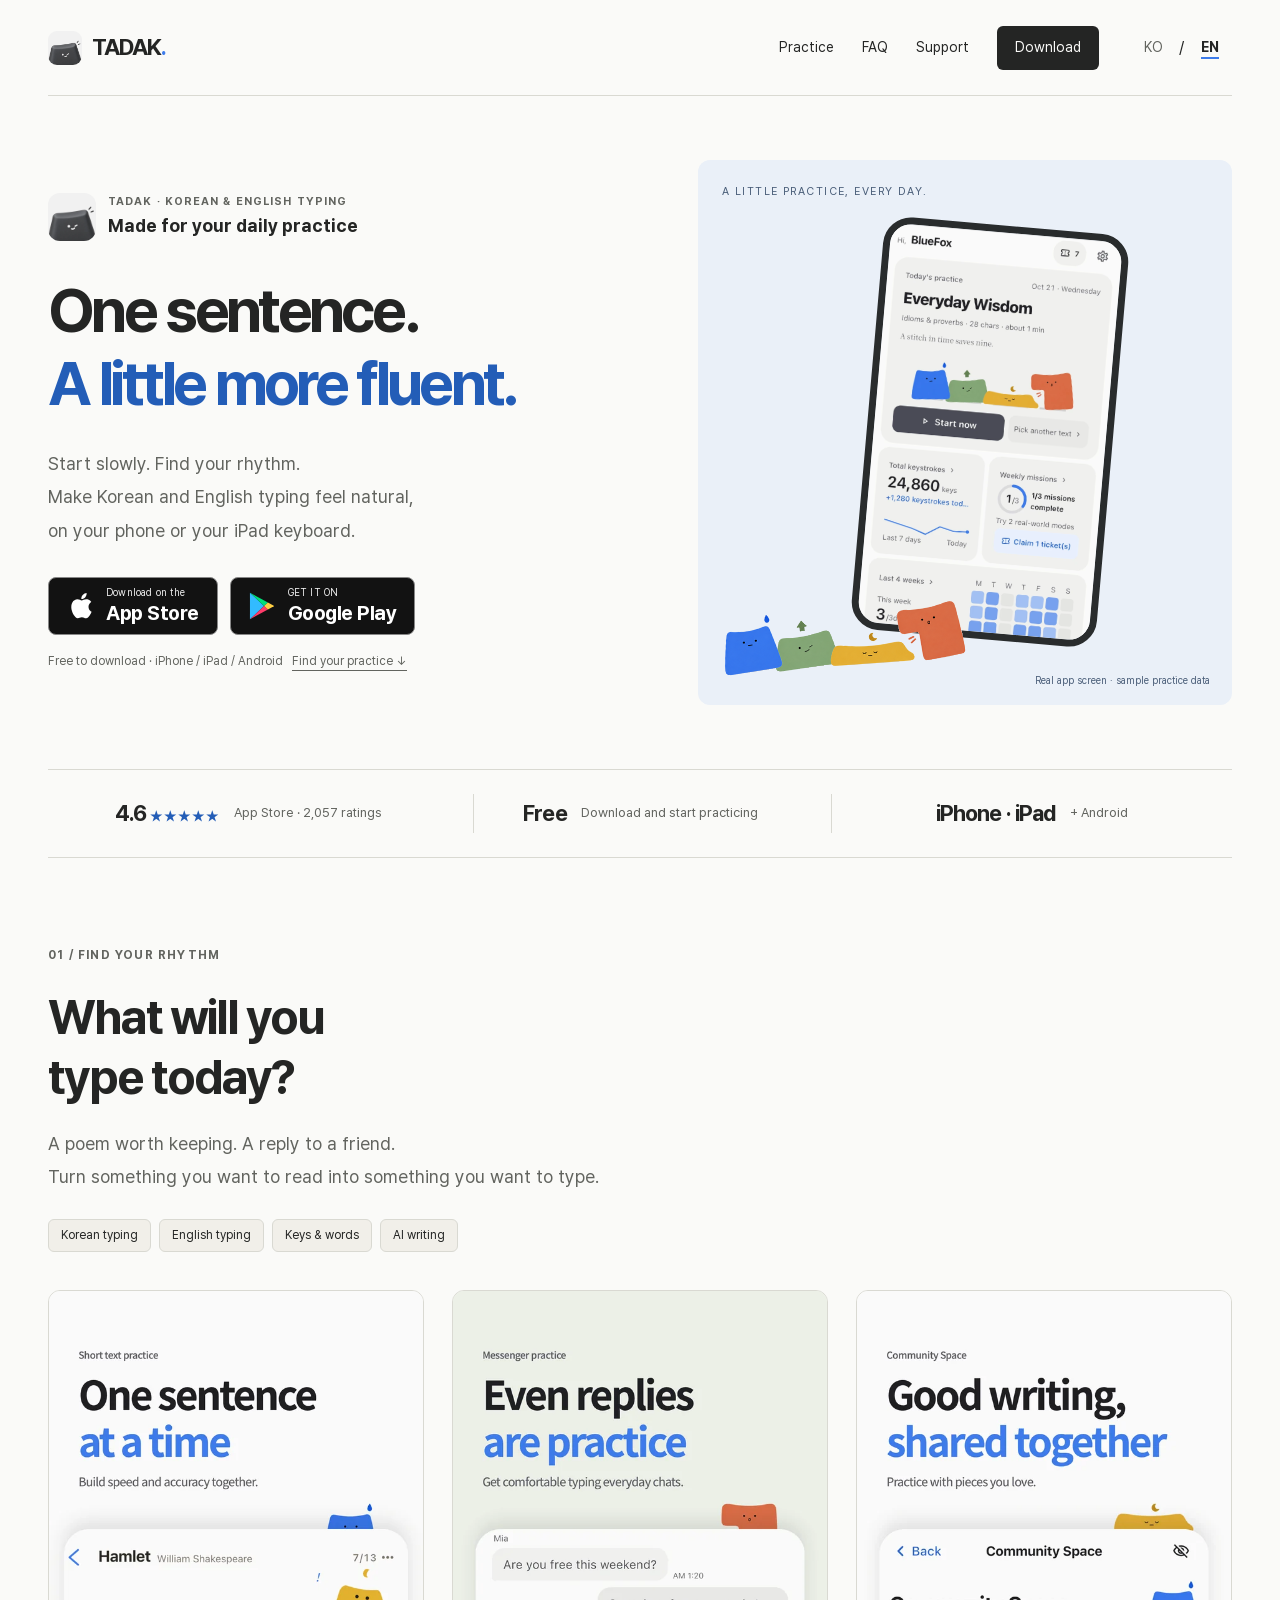
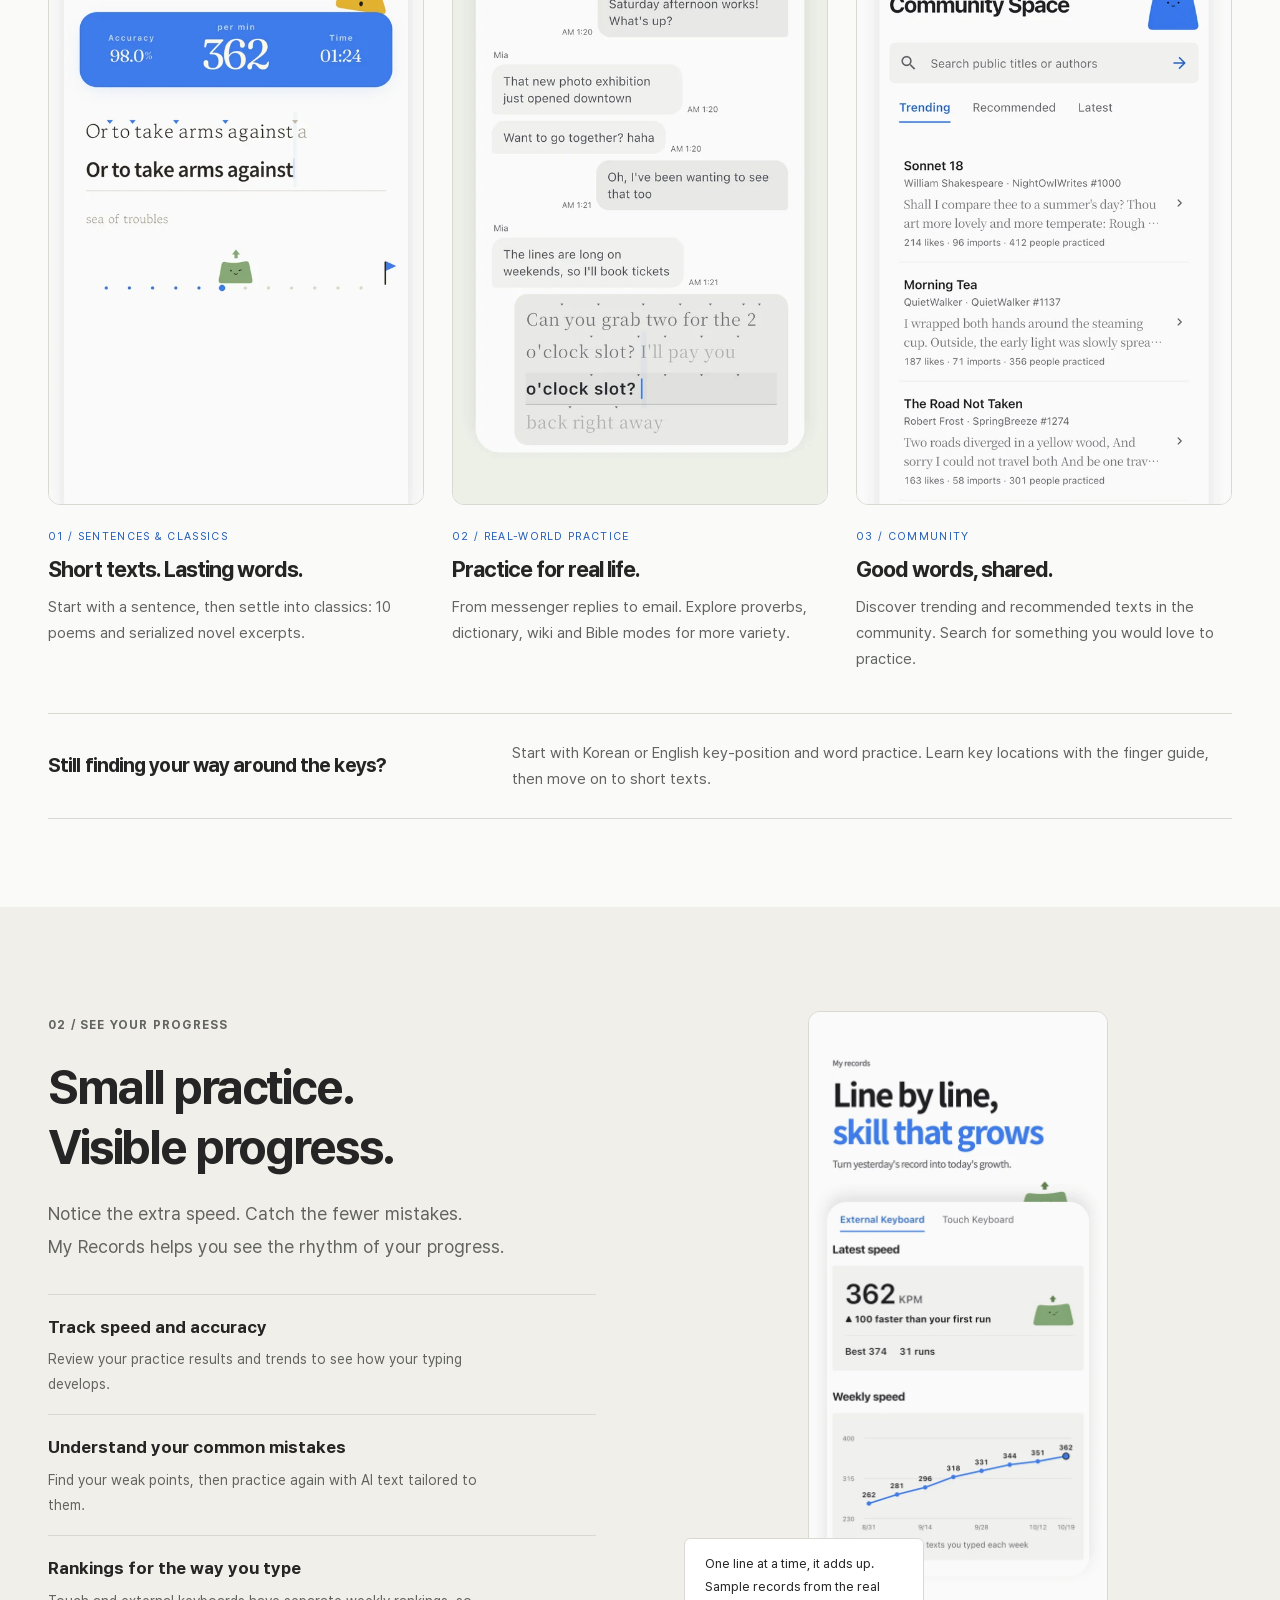
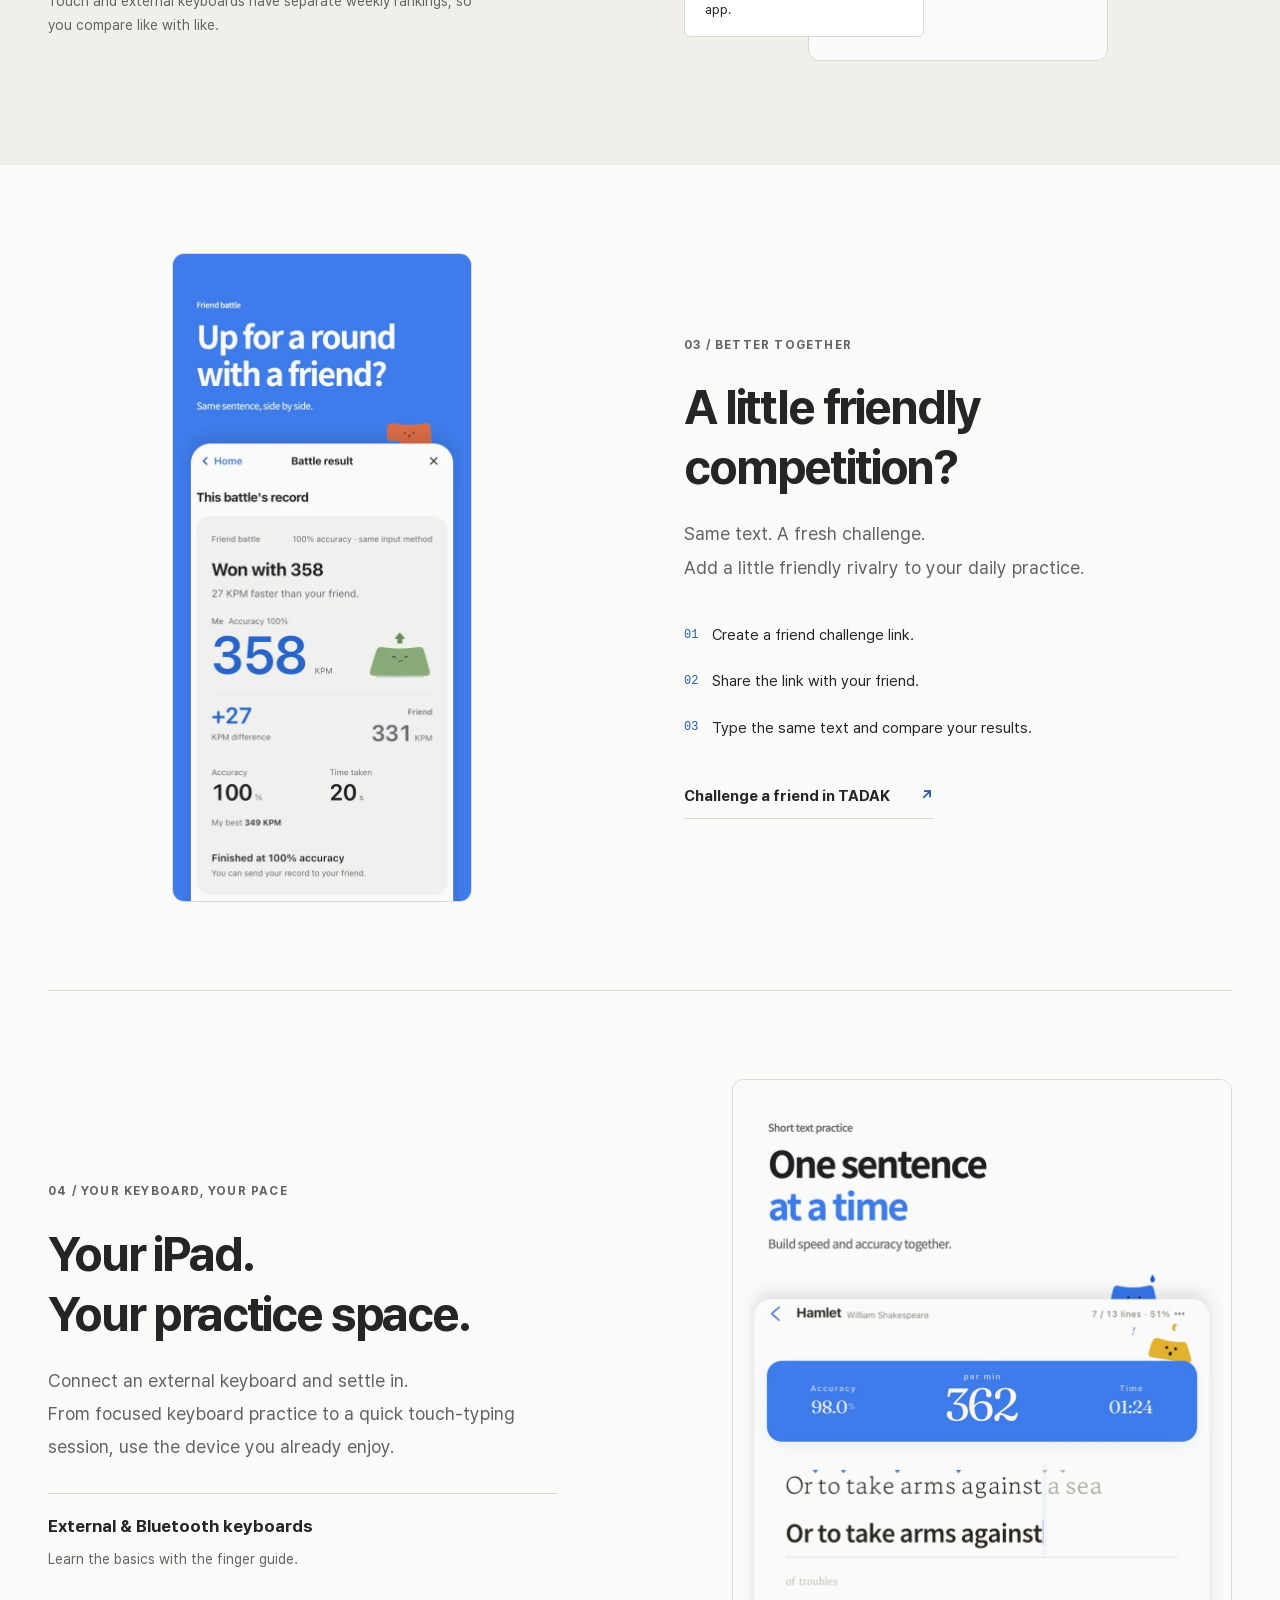
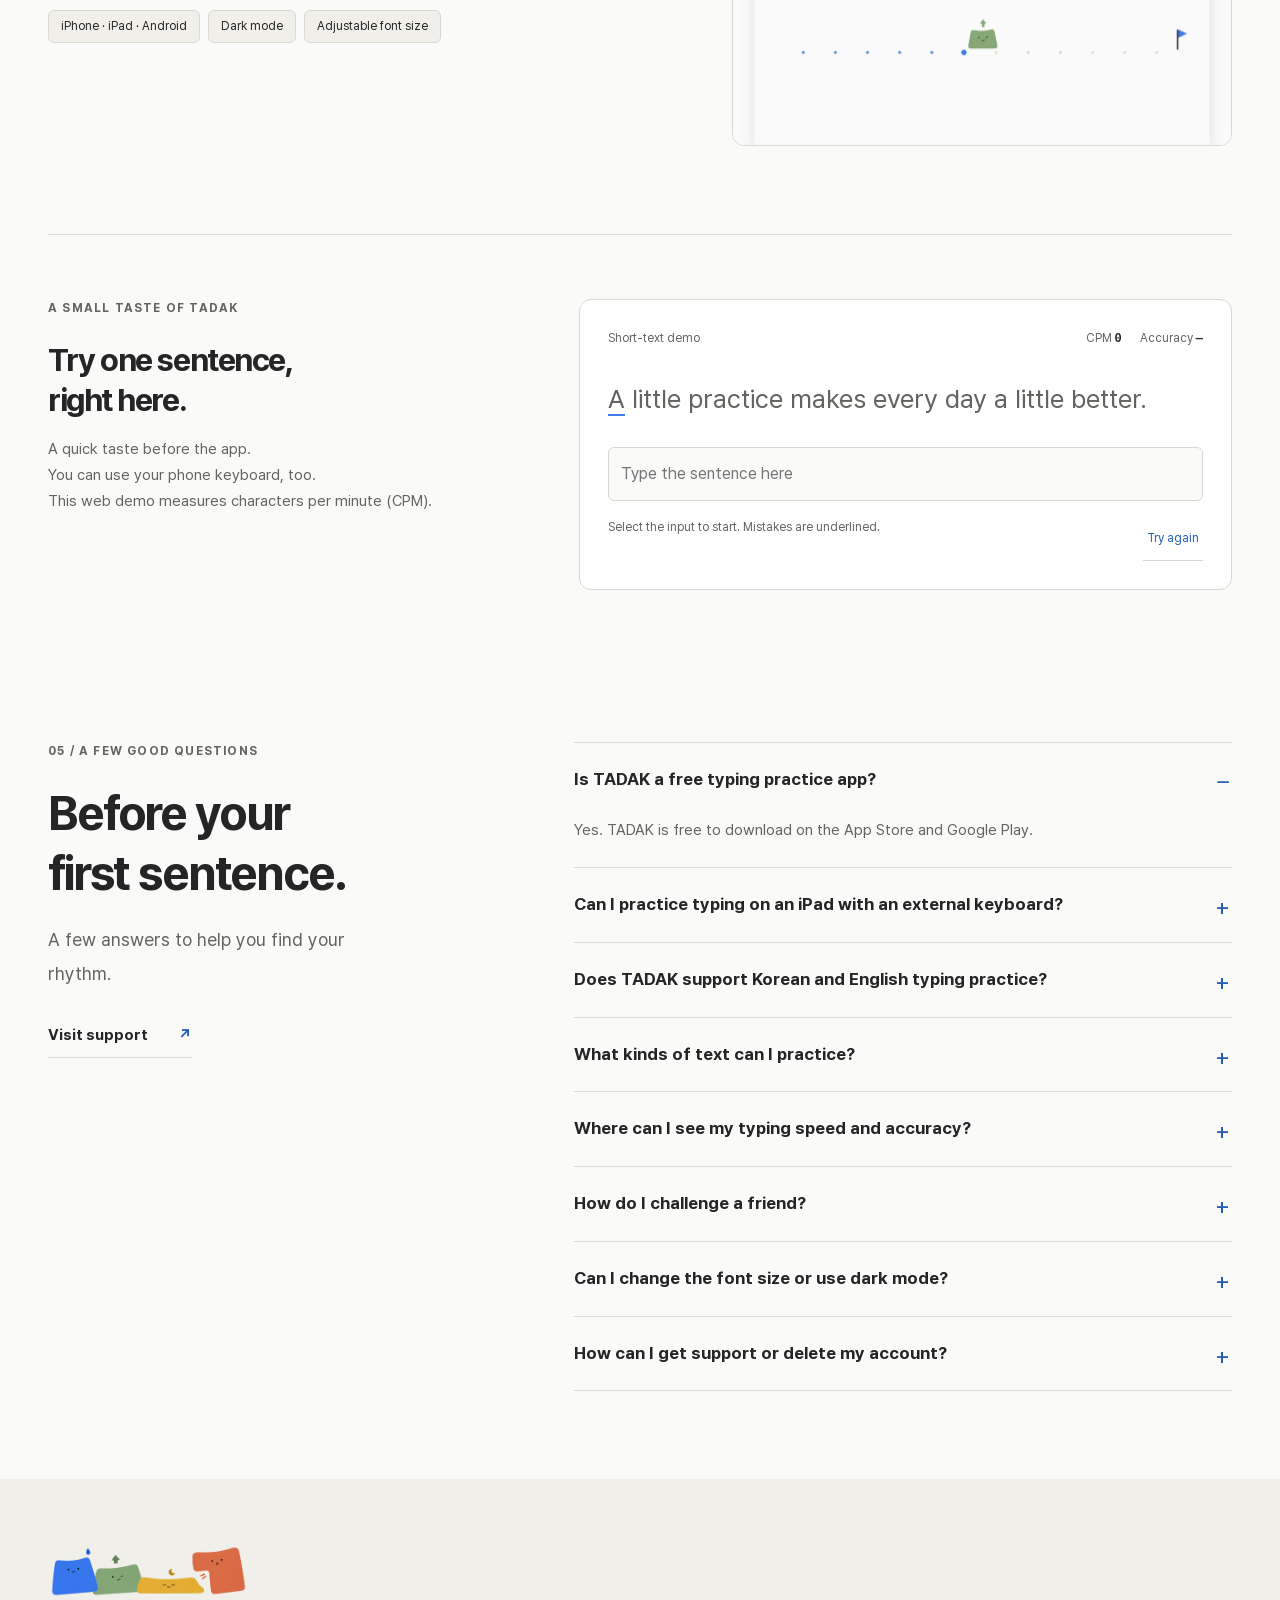
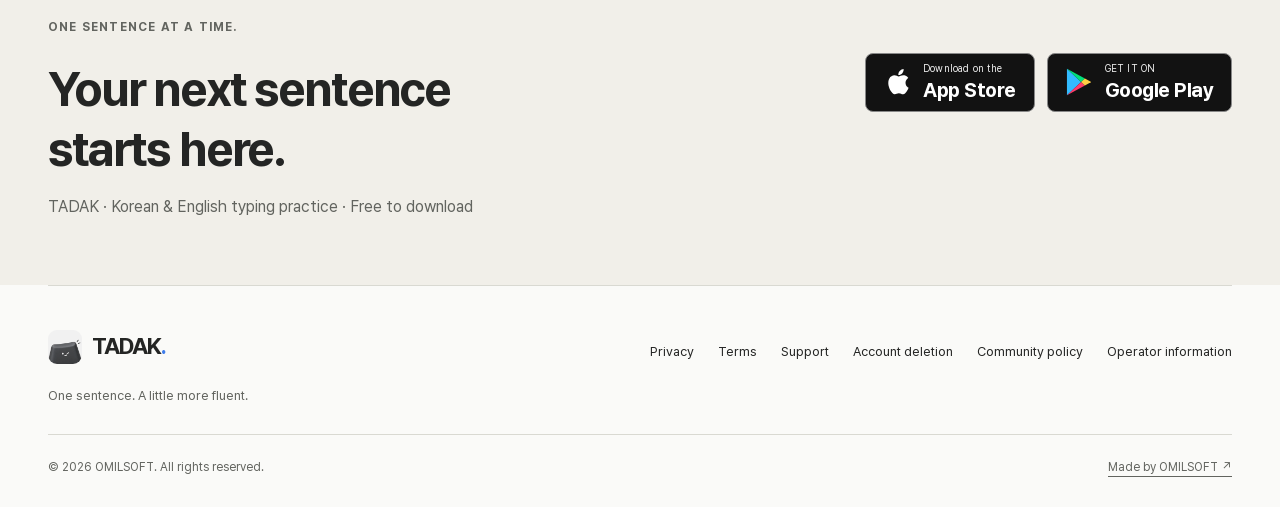
<file: en/tadak/index.html>
<!doctype html>
<html lang="en">
  <head>
    <meta charset="utf-8"/>
    <meta content="width=device-width,initial-scale=1" name="viewport"/>
    <title>TADAK — Korean &amp; English Typing Practice App</title>
    <meta content="Free Korean and English typing practice for iPhone, iPad and Android. Practice classics, track speed and accuracy, and challenge friends." name="description"/>
    <link href="https://eastlooo.github.io/omilsoft-official-site/en/tadak/" rel="canonical"/>
    <link href="https://eastlooo.github.io/omilsoft-official-site/tadak/" hreflang="ko" rel="alternate"/>
    <link href="https://eastlooo.github.io/omilsoft-official-site/en/tadak/" hreflang="en" rel="alternate"/>
    <link href="https://eastlooo.github.io/omilsoft-official-site/tadak/" hreflang="x-default" rel="alternate"/>
    <meta content="#fafaf8" media="(prefers-color-scheme: light)" name="theme-color"/>
    <meta content="#1c1e1d" media="(prefers-color-scheme: dark)" name="theme-color"/>
    <meta content="website" property="og:type"/>
    <meta content="OMILSOFT · TADAK" property="og:site_name"/>
    <meta content="en_US" property="og:locale"/>
    <meta content="ko_KR" property="og:locale:alternate"/>
    <meta content="TADAK — Korean &amp; English Typing Practice App" property="og:title"/>
    <meta content="Free Korean and English typing practice for iPhone, iPad and Android. Practice classics, track speed and accuracy, and challenge friends." property="og:description"/>
    <meta content="https://eastlooo.github.io/omilsoft-official-site/en/tadak/" property="og:url"/>
    <meta content="https://eastlooo.github.io/omilsoft-official-site/assets/tadak-og-en.png" property="og:image"/>
    <meta content="1200" property="og:image:width"/>
    <meta content="630" property="og:image:height"/>
    <meta content="TADAK real practice screens and keycap mascots" property="og:image:alt"/>
    <meta content="summary_large_image" name="twitter:card"/>
    <meta content="TADAK — Korean &amp; English Typing Practice App" name="twitter:title"/>
    <meta content="Free Korean and English typing practice for iPhone, iPad and Android. Practice classics, track speed and accuracy, and challenge friends." name="twitter:description"/>
    <meta content="https://eastlooo.github.io/omilsoft-official-site/assets/tadak-og-en.png" name="twitter:image"/>
    <meta content="TADAK typing practice by OMILSOFT" name="twitter:image:alt"/>
    <link href="../../assets/app/favicon-32.png" rel="icon" sizes="32x32" type="image/png"/>
    <link href="../../assets/app/favicon-64.png" rel="icon" sizes="64x64" type="image/png"/>
    <link href="../../assets/app/apple-touch-icon.png" rel="apple-touch-icon" sizes="180x180"/>
    <link as="font" crossorigin="" href="../../assets/fonts/pretendard-bold.woff2" rel="preload" type="font/woff2"/>
    <link href="../../assets/brand.css" rel="stylesheet"/>
    <link href="../../styles.css" rel="stylesheet"/>
    <link href="../../tadak/styles.css" rel="stylesheet"/>
    <script type="application/ld+json">{"@context":"https://schema.org","@graph":[{"@type":"Organization","@id":"https://eastlooo.github.io/omilsoft-official-site/#organization","name":"OMILSOFT","alternateName":"오밀소프트","url":"https://eastlooo.github.io/omilsoft-official-site/","logo":"https://eastlooo.github.io/omilsoft-official-site/assets/app/icon.png","email":"omilsoft@gmail.com"},{"@type":"WebSite","@id":"https://eastlooo.github.io/omilsoft-official-site/#website","url":"https://eastlooo.github.io/omilsoft-official-site/","name":"OMILSOFT · TADAK","inLanguage":["ko","en"],"publisher":{"@id":"https://eastlooo.github.io/omilsoft-official-site/#organization"}},{"@type":"MobileApplication","@id":"https://eastlooo.github.io/omilsoft-official-site/en/tadak/#app","name":"TADAK","alternateName":"Tadak Tadak","url":"https://eastlooo.github.io/omilsoft-official-site/en/tadak/","description":"Free Korean and English typing practice for iPhone, iPad and Android. Practice classics, track speed and accuracy, and challenge friends.","image":"https://eastlooo.github.io/omilsoft-official-site/assets/tadak-og-en.png","operatingSystem":"iOS, iPadOS, Android","applicationCategory":"EducationalApplication","inLanguage":["ko","en"],"offers":{"@type":"Offer","price":"0","priceCurrency":"KRW"},"aggregateRating":{"@type":"AggregateRating","ratingValue":"4.6","ratingCount":2057,"bestRating":"5"},"publisher":{"@id":"https://eastlooo.github.io/omilsoft-official-site/#organization"},"installUrl":["https://apps.apple.com/kr/app/id6443688240","https://play.google.com/store/apps/details?id=com.dongcheon.tadak"]},{"@type":"FAQPage","mainEntity":[{"@type":"Question","name":"Is TADAK a free typing practice app?","acceptedAnswer":{"@type":"Answer","text":"Yes. TADAK is free to download on the App Store and Google Play."}},{"@type":"Question","name":"Can I practice typing on an iPad with an external keyboard?","acceptedAnswer":{"@type":"Answer","text":"Yes. TADAK supports touch and external or Bluetooth keyboards on iPad, iPhone, and Android. Key-position practice includes a finger guide. Weekly rankings are separate for touch and external keyboards."}},{"@type":"Question","name":"Does TADAK support Korean and English typing practice?","acceptedAnswer":{"@type":"Answer","text":"Yes. Both Korean and English are supported in key-position and word practice. Learn where the keys are, then build your confidence with sentences."}},{"@type":"Question","name":"What kinds of text can I practice?","acceptedAnswer":{"@type":"Answer","text":"Practice short texts, classics, or real-world modes: messenger, email, proverbs, dictionary, wiki, and Bible. Classics include 10 poems and serialized novel excerpts. You can search trending community texts or create a practice text with AI writing."}},{"@type":"Question","name":"Where can I see my typing speed and accuracy?","acceptedAnswer":{"@type":"Answer","text":"After practice, see your typing speed, accuracy, and elapsed time. My Records shows speed and accuracy trends, common mistakes, and weakness analysis. Continue with AI practice text tailored to your weak points."}},{"@type":"Question","name":"How do I challenge a friend?","acceptedAnswer":{"@type":"Answer","text":"Create a challenge link in the friend challenge mode and share it. Your friend can join through the link and compete on the same text."}},{"@type":"Question","name":"Can I change the font size or use dark mode?","acceptedAnswer":{"@type":"Answer","text":"Yes. TADAK supports dark mode and adjustable font sizes, so you can set up a comfortable practice screen for your device."}},{"@type":"Question","name":"How can I get support or delete my account?","acceptedAnswer":{"@type":"Answer","text":"Visit the support page or email omilsoft@gmail.com. Account deletion instructions and details about personal data are linked in the footer under Account deletion and Privacy."}}]}]}</script>
    <script async="" src="https://www.googletagmanager.com/gtag/js?id=G-R1BCDWKTDV"></script>
    <script>window.dataLayer=window.dataLayer||[];function gtag(){dataLayer.push(arguments)}gtag('js',new Date());gtag('config','G-R1BCDWKTDV');</script>
    <script defer="" src="../../assets/site.js"></script>
  </head>
  <body>
    <a class="skip-link" href="#main">Skip to content</a>
    <header class="site-header container">
      <a aria-label="TADAK home" class="wordmark" href="./"><img alt="" height="34" src="../../assets/app/icon.webp" width="34"/><span>TADAK<span class="brand-period">.</span></span></a>
      <nav aria-label="Main navigation" class="main-nav">
        <a class="nav-optional" href="#practice">Practice</a>
        <a class="nav-optional" href="#faq">FAQ</a>
        <a class="nav-optional" href="https://eastlooo.github.io/tadak-legal/en/support.html">Support</a>
        <a class="nav-cta" href="#download">Download</a>
      </nav>
      <nav aria-label="Language" class="locale-switch">
        <a href="../../tadak/" hreflang="ko" lang="ko">KO</a>
        <span aria-hidden="true">/</span>
        <a aria-current="page" href="./" hreflang="en" lang="en">EN</a>
      </nav>
    </header>
    <main id="main">
      <section aria-labelledby="hero-title" class="tadak-hero container">
        <div class="hero-copy">
          <div class="app-signature">
            <img alt="" height="48" src="../../assets/app/icon.webp" width="48"/>
            <div>
              <p class="eyebrow">TADAK · KOREAN &amp; ENGLISH TYPING</p>
              <strong>Made for your daily practice</strong>
            </div>
          </div>
          <h1 id="hero-title">One sentence.<br/><em>A little more fluent.</em></h1>
          <p class="lead">Start slowly. Find your rhythm.<br/>Make Korean and English typing feel natural,<br/>on your phone or your iPad keyboard.</p>
          <div class="store-buttons">
            <a aria-label="Download TADAK free on the App Store" class="store-btn" data-store="ios" href="https://apps.apple.com/us/app/id6443688240"><svg aria-hidden="true" viewBox="0 0 24 28"><path d="M19.5 14.8c0-3 2.5-4.5 2.6-4.6-1.4-2.1-3.6-2.4-4.4-2.4-1.9-.2-3.7 1.1-4.6 1.1-.9 0-2.4-1.1-3.9-1.1-2 .1-3.8 1.2-4.8 2.9-2.1 3.6-.5 9 1.5 11.9 1 1.4 2.1 3 3.6 2.9 1.4-.1 2-1 3.8-1s2.3 1 3.9 1c1.6 0 2.6-1.4 3.5-2.8 1.1-1.6 1.6-3.2 1.6-3.3-.1 0-2.8-1.1-2.8-4.6ZM16.5 5.8c.8-1 1.4-2.5 1.2-3.9-1.2.1-2.7.8-3.6 1.8-.8.9-1.5 2.4-1.3 3.8 1.4.1 2.8-.7 3.7-1.7Z" fill="currentColor"></path></svg><span><small>Download on the</small><strong>App Store</strong></span></a>
            <a aria-label="Get TADAK free on Google Play" class="store-btn" data-store="android" href="https://play.google.com/store/apps/details?id=com.dongcheon.tadak"><svg aria-hidden="true" viewBox="0 0 28 30"><path d="M1 1.2 15.7 15 1 28.8z" fill="#32bbff"></path><path d="m1 1.2 18.6 10.2-3.9 3.6z" fill="#00e07b"></path><path d="m1 28.8 18.6-10.2-3.9-3.6z" fill="#ff3c6a"></path><path d="m19.6 11.4 6.1 3.3c.3.2.3.4 0 .6l-6.1 3.3-3.9-3.6z" fill="#ffcf43"></path></svg><span><small>GET IT ON</small><strong>Google Play</strong></span></a>
          </div>
          <p class="hero-note">Free to download · iPhone / iPad / Android   <a href="#practice">Find your practice ↓</a></p>
        </div>
        <figure class="hero-stage">
          <span class="stage-label">A LITTLE PRACTICE, EVERY DAY.</span>
          <picture class="hero-phone"><source srcset="../../assets/app/en-hero.webp" type="image/webp"/><img alt="TADAK home screen with daily practice, typed characters and activity" decoding="async" fetchpriority="high" height="1104" src="../../assets/app/en-hero.png" width="640"/></picture>
          <picture class="hero-mascots"><source srcset="../../assets/app/mascots.webp" type="image/webp"/><img alt="TADAK’s four blue, green, yellow and orange keycap friends" decoding="async" fetchpriority="high" height="124" src="../../assets/app/mascots.png" width="453"/></picture>
          <figcaption class="stage-caption">Real app screen · sample practice data</figcaption>
        </figure>
      </section>
      <div aria-label="App facts" class="proof-strip container">
        <div class="proof-item">
          <strong>4.6<span aria-hidden="true" class="stars"> ★★★★★</span></strong>
          <span>App Store · 2,057 ratings</span>
        </div>
        <div class="proof-item">
          <strong>Free</strong>
          <span>Download and start practicing</span>
        </div>
        <div class="proof-item">
          <strong>iPhone · iPad</strong>
          <span>+ Android</span>
        </div>
      </div>
      <section aria-labelledby="practice-title" class="section container" id="practice">
        <div class="section-heading-row">
          <div>
            <p class="eyebrow">01 / FIND YOUR RHYTHM</p>
            <h2 class="section-title" id="practice-title">What will you<br/>type today?</h2>
            <p class="section-lead">A poem worth keeping. A reply to a friend.<br/>Turn something you want to read into something you want to type.</p>
            <div class="mode-tags">
              <span>Korean typing</span>
              <span>English typing</span>
              <span>Keys &amp; words</span>
              <span>AI writing</span>
            </div>
          </div>
        </div>
        <div class="practice-gallery">
          <figure>
            <picture class=""><source srcset="../../assets/app/en-practice.webp" type="image/webp"/><img alt="Real short-text practice screen with a Korean poem" decoding="async" height="1304" loading="lazy" src="../../assets/app/en-practice.png" width="600"/></picture>
            <figcaption>
              <span class="mode-number">01 / SENTENCES &amp; CLASSICS</span>
              <h3>Short texts. Lasting words.</h3>
              <p>Start with a sentence, then settle into classics: 10 poems and serialized novel excerpts.</p>
            </figcaption>
          </figure>
          <figure>
            <picture class=""><source srcset="../../assets/app/en-messenger.webp" type="image/webp"/><img alt="Real messenger practice screen with conversation replies" decoding="async" height="1304" loading="lazy" src="../../assets/app/en-messenger.png" width="600"/></picture>
            <figcaption>
              <span class="mode-number">02 / REAL-WORLD PRACTICE</span>
              <h3>Practice for real life.</h3>
              <p>From messenger replies to email. Explore proverbs, dictionary, wiki and Bible modes for more variety.</p>
            </figcaption>
          </figure>
          <figure>
            <picture class=""><source srcset="../../assets/app/en-community.webp" type="image/webp"/><img alt="Real community screen with search and trending practice texts" decoding="async" height="1304" loading="lazy" src="../../assets/app/en-community.png" width="600"/></picture>
            <figcaption>
              <span class="mode-number">03 / COMMUNITY</span>
              <h3>Good words, shared.</h3>
              <p>Discover trending and recommended texts in the community. Search for something you would love to practice.</p>
            </figcaption>
          </figure>
        </div>
        <div class="basics-note">
          <h3>Still finding your way around the keys?</h3>
          <p>Start with Korean or English key-position and word practice. Learn key locations with the finger guide, then move on to short texts.</p>
        </div>
      </section>
      <section aria-labelledby="records-title" class="section band">
        <div class="container feature-split">
          <div class="feature-copy">
            <p class="eyebrow">02 / SEE YOUR PROGRESS</p>
            <h2 class="section-title" id="records-title">Small practice.<br/>Visible progress.</h2>
            <p class="section-lead">Notice the extra speed. Catch the fewer mistakes.<br/>My Records helps you see the rhythm of your progress.</p>
            <ul class="feature-points">
              <li>
                <strong>Track speed and accuracy</strong>
                <p>Review your practice results and trends to see how your typing develops.</p>
              </li>
              <li>
                <strong>Understand your common mistakes</strong>
                <p>Find your weak points, then practice again with AI text tailored to them.</p>
              </li>
              <li>
                <strong>Rankings for the way you type</strong>
                <p>Touch and external keyboards have separate weekly rankings, so you compare like with like.</p>
              </li>
            </ul>
          </div>
          <figure class="feature-visual record-visual">
            <picture class=""><source srcset="../../assets/app/en-records.webp" type="image/webp"/><img alt="My Records screen showing recent typing speed and weekly trends" decoding="async" height="1304" loading="lazy" src="../../assets/app/en-records.png" width="600"/></picture>
            <figcaption class="floating-label">One line at a time, it adds up.<br/>Sample records from the real app.</figcaption>
          </figure>
        </div>
      </section>
      <section aria-labelledby="friend-title" class="section container friend-section">
        <div class="feature-split reverse">
          <div class="feature-copy">
            <p class="eyebrow">03 / BETTER TOGETHER</p>
            <h2 class="section-title" id="friend-title">A little friendly<br/>competition?</h2>
            <p class="section-lead">Same text. A fresh challenge.<br/>Add a little friendly rivalry to your daily practice.</p>
            <ol class="step-list">
              <li>Create a friend challenge link.</li>
              <li>Share the link with your friend.</li>
              <li>Type the same text and compare your results.</li>
            </ol>
            <a class="text-link" href="#download">Challenge a friend in TADAK <span aria-hidden="true">↗</span></a>
          </div>
          <figure class="feature-visual">
            <picture class=""><source srcset="../../assets/app/en-challenge.webp" type="image/webp"/><img alt="Real friend challenge result comparing typing speed, accuracy and records" decoding="async" height="1304" loading="lazy" src="../../assets/app/en-challenge.png" width="600"/></picture>
          </figure>
        </div>
      </section>
      <section aria-labelledby="ipad-title" class="section container">
        <div class="ipad-layout">
          <div>
            <p class="eyebrow">04 / YOUR KEYBOARD, YOUR PACE</p>
            <h2 class="section-title" id="ipad-title">Your iPad.<br/>Your practice space.</h2>
            <p class="section-lead">Connect an external keyboard and settle in.<br/>From focused keyboard practice to a quick touch-typing session, use the device you already enjoy.</p>
            <ul class="feature-points">
              <li>
                <strong>External &amp; Bluetooth keyboards</strong>
                <p>Learn the basics with the finger guide.</p>
              </li>
            </ul>
            <div class="mode-tags">
              <span>iPhone · iPad · Android</span>
              <span>Dark mode</span>
              <span>Adjustable font size</span>
            </div>
          </div>
          <figure class="ipad-picture">
            <picture class=""><source srcset="../../assets/app/en-ipad.webp" type="image/webp"/><img alt="Real iPad short-text practice screen with typing speed and accuracy" decoding="async" height="1334" loading="lazy" src="../../assets/app/en-ipad.png" width="1000"/></picture>
          </figure>
        </div>
      </section>
      <section aria-labelledby="demo-title" class="demo-section container" id="demo">
        <div class="demo-layout">
          <div>
            <p class="eyebrow">A SMALL TASTE OF TADAK</p>
            <h2 id="demo-title">Try one sentence,<br/>right here.</h2>
            <p>A quick taste before the app.<br/>You can use your phone keyboard, too.<br/>This web demo measures characters per minute (CPM).</p>
          </div>
          <div>
            <div class="typing-workspace">
              <div class="demo-header">
                <span>Short-text demo</span>
                <div class="demo-stats">
                  <span>CPM <strong id="live-cpm">0</strong></span>
                  <span>Accuracy <strong id="live-accuracy">—</strong></span>
                </div>
              </div>
              <p aria-hidden="true" class="demo-text-area" id="demo-text">A little practice makes every day a little better.</p>
              <label class="sr-only" for="demo-input">Type this sentence: A little practice makes every day a little better.</label>
              <input aria-describedby="demo-prompt" autocapitalize="off" autocomplete="off" autocorrect="off" class="demo-input" enterkeyhint="done" id="demo-input" placeholder="Type the sentence here" spellcheck="false" type="text"/>
              <div class="demo-bottom">
                <p id="demo-prompt">Select the input to start. Mistakes are underlined.</p>
                <button id="btn-restart" type="button">Try again</button>
              </div>
              <div class="demo-result" hidden="" id="demo-result" role="status">
                <p>Sentence complete!</p>
                <div class="demo-result-stats">
                  <p><strong id="stat-cpm">0</strong> CPM</p>
                  <p><strong id="stat-accuracy">0%</strong> accuracy</p>
                </div>
                <p>Discover more practice texts in the app.</p>
              </div>
            </div>
            <noscript><p>JavaScript is needed for this web demo. Use the download buttons to get the app.</p></noscript>
          </div>
        </div>
      </section>
      <section aria-labelledby="faq-title" class="section container" id="faq">
        <div class="faq-layout">
          <div class="faq-intro">
            <p class="eyebrow">05 / A FEW GOOD QUESTIONS</p>
            <h2 class="section-title" id="faq-title">Before your<br/>first sentence.</h2>
            <p class="section-lead">A few answers to help you find your rhythm.</p>
            <a class="text-link" href="https://eastlooo.github.io/tadak-legal/en/support.html">Visit support <span aria-hidden="true">↗</span></a>
          </div>
          <div class="faq-list">
            <details open="">
              <summary>Is TADAK a free typing practice app?</summary>
              <p>Yes. TADAK is free to download on the App Store and Google Play.</p>
            </details>
            <details>
              <summary>Can I practice typing on an iPad with an external keyboard?</summary>
              <p>Yes. TADAK supports touch and external or Bluetooth keyboards on iPad, iPhone, and Android. Key-position practice includes a finger guide. Weekly rankings are separate for touch and external keyboards.</p>
            </details>
            <details>
              <summary>Does TADAK support Korean and English typing practice?</summary>
              <p>Yes. Both Korean and English are supported in key-position and word practice. Learn where the keys are, then build your confidence with sentences.</p>
            </details>
            <details>
              <summary>What kinds of text can I practice?</summary>
              <p>Practice short texts, classics, or real-world modes: messenger, email, proverbs, dictionary, wiki, and Bible. Classics include 10 poems and serialized novel excerpts. You can search trending community texts or create a practice text with AI writing.</p>
            </details>
            <details>
              <summary>Where can I see my typing speed and accuracy?</summary>
              <p>After practice, see your typing speed, accuracy, and elapsed time. My Records shows speed and accuracy trends, common mistakes, and weakness analysis. Continue with AI practice text tailored to your weak points.</p>
            </details>
            <details>
              <summary>How do I challenge a friend?</summary>
              <p>Create a challenge link in the friend challenge mode and share it. Your friend can join through the link and compete on the same text.</p>
            </details>
            <details>
              <summary>Can I change the font size or use dark mode?</summary>
              <p>Yes. TADAK supports dark mode and adjustable font sizes, so you can set up a comfortable practice screen for your device.</p>
            </details>
            <details>
              <summary>How can I get support or delete my account?</summary>
              <p>Visit the support page or email omilsoft@gmail.com. Account deletion instructions and details about personal data are linked in the footer under Account deletion and Privacy.</p>
            </details>
          </div>
        </div>
      </section>
      <section aria-labelledby="download-title" class="final-cta" id="download">
        <div class="container final-cta-inner">
          <div>
            <picture class="final-mascots"><source srcset="../../assets/app/mascots.webp" type="image/webp"/><img alt="" decoding="async" height="124" loading="lazy" src="../../assets/app/mascots.png" width="453"/></picture>
            <p class="eyebrow">ONE SENTENCE AT A TIME.</p>
            <h2 id="download-title">Your next sentence<br/>starts here.</h2>
            <p>TADAK · Korean &amp; English typing practice · Free to download</p>
          </div>
          <div class="store-buttons">
            <a aria-label="Download TADAK free on the App Store" class="store-btn" data-store="ios" href="https://apps.apple.com/us/app/id6443688240"><svg aria-hidden="true" viewBox="0 0 24 28"><path d="M19.5 14.8c0-3 2.5-4.5 2.6-4.6-1.4-2.1-3.6-2.4-4.4-2.4-1.9-.2-3.7 1.1-4.6 1.1-.9 0-2.4-1.1-3.9-1.1-2 .1-3.8 1.2-4.8 2.9-2.1 3.6-.5 9 1.5 11.9 1 1.4 2.1 3 3.6 2.9 1.4-.1 2-1 3.8-1s2.3 1 3.9 1c1.6 0 2.6-1.4 3.5-2.8 1.1-1.6 1.6-3.2 1.6-3.3-.1 0-2.8-1.1-2.8-4.6ZM16.5 5.8c.8-1 1.4-2.5 1.2-3.9-1.2.1-2.7.8-3.6 1.8-.8.9-1.5 2.4-1.3 3.8 1.4.1 2.8-.7 3.7-1.7Z" fill="currentColor"></path></svg><span><small>Download on the</small><strong>App Store</strong></span></a>
            <a aria-label="Get TADAK free on Google Play" class="store-btn" data-store="android" href="https://play.google.com/store/apps/details?id=com.dongcheon.tadak"><svg aria-hidden="true" viewBox="0 0 28 30"><path d="M1 1.2 15.7 15 1 28.8z" fill="#32bbff"></path><path d="m1 1.2 18.6 10.2-3.9 3.6z" fill="#00e07b"></path><path d="m1 28.8 18.6-10.2-3.9-3.6z" fill="#ff3c6a"></path><path d="m19.6 11.4 6.1 3.3c.3.2.3.4 0 .6l-6.1 3.3-3.9-3.6z" fill="#ffcf43"></path></svg><span><small>GET IT ON</small><strong>Google Play</strong></span></a>
          </div>
        </div>
      </section>
    </main>
    <script defer="" src="../../tadak/typing-demo.js"></script>
    <footer class="site-footer container">
      <div class="footer-top">
        <div class="footer-brand">
          <a class="wordmark" href="./"><img alt="" height="34" src="../../assets/app/icon.webp" width="34"/><span>TADAK<span class="brand-period">.</span></span></a>
          <p>One sentence. A little more fluent.</p>
        </div>
        <nav aria-label="Policies and support" class="footer-links">
          <a href="https://eastlooo.github.io/tadak-legal/en/privacy.html">Privacy</a>
          <a href="https://eastlooo.github.io/tadak-legal/en/terms.html">Terms</a>
          <a href="https://eastlooo.github.io/tadak-legal/en/support.html">Support</a>
          <a href="https://eastlooo.github.io/tadak-legal/en/account-deletion.html">Account deletion</a>
          <a href="https://eastlooo.github.io/tadak-legal/en/community-policy.html">Community policy</a>
          <a href="../operator-info.html">Operator information</a>
        </nav>
      </div>
      <div class="footer-bottom">
        <p>© <span id="year">2026</span> OMILSOFT. All rights reserved.</p>
        <a href="../">Made by OMILSOFT ↗</a>
      </div>
    </footer>
  </body>
</html>
</file>
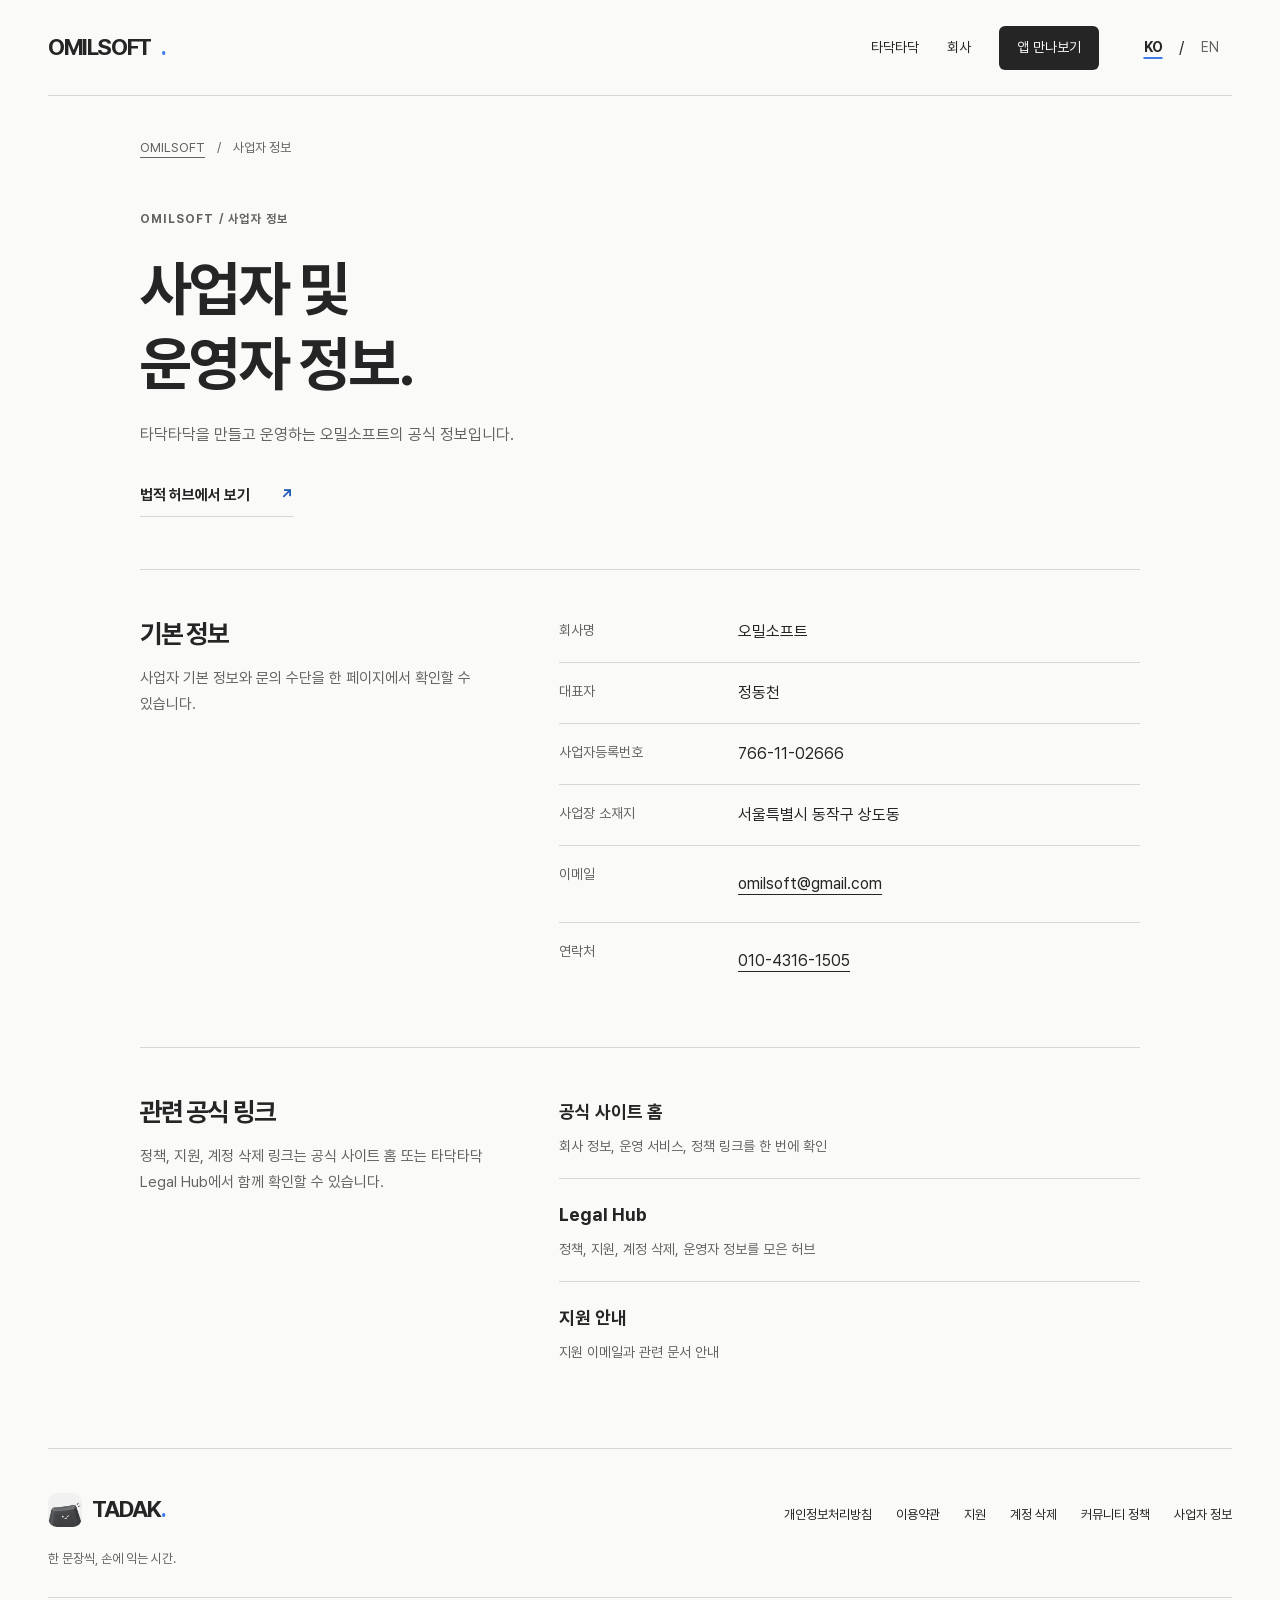
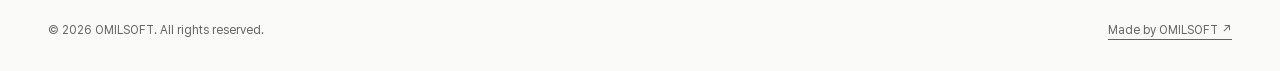
<file: operator-info.html>
<!doctype html>
<html lang="ko">
  <head>
    <meta charset="utf-8"/>
    <meta content="width=device-width,initial-scale=1" name="viewport"/>
    <title>오밀소프트 — 사업자 및 운영자 정보 | 타닥타닥</title>
    <meta content="타닥타닥 운영사 오밀소프트의 공식 사업자 정보입니다. 대표자, 사업자등록번호, 소재지, 이메일과 연락처를 확인하세요." name="description"/>
    <link href="https://eastlooo.github.io/omilsoft-official-site/operator-info.html" rel="canonical"/>
    <link href="https://eastlooo.github.io/omilsoft-official-site/operator-info.html" hreflang="ko" rel="alternate"/>
    <link href="https://eastlooo.github.io/omilsoft-official-site/en/operator-info.html" hreflang="en" rel="alternate"/>
    <link href="https://eastlooo.github.io/omilsoft-official-site/operator-info.html" hreflang="x-default" rel="alternate"/>
    <meta content="#fafaf8" media="(prefers-color-scheme: light)" name="theme-color"/>
    <meta content="#1c1e1d" media="(prefers-color-scheme: dark)" name="theme-color"/>
    <meta content="website" property="og:type"/>
    <meta content="OMILSOFT · TADAK" property="og:site_name"/>
    <meta content="ko_KR" property="og:locale"/>
    <meta content="en_US" property="og:locale:alternate"/>
    <meta content="오밀소프트 — 사업자 및 운영자 정보 | 타닥타닥" property="og:title"/>
    <meta content="타닥타닥 운영사 오밀소프트의 공식 사업자 정보입니다. 대표자, 사업자등록번호, 소재지, 이메일과 연락처를 확인하세요." property="og:description"/>
    <meta content="https://eastlooo.github.io/omilsoft-official-site/operator-info.html" property="og:url"/>
    <meta content="https://eastlooo.github.io/omilsoft-official-site/assets/omilsoft-og-ko.png" property="og:image"/>
    <meta content="1200" property="og:image:width"/>
    <meta content="630" property="og:image:height"/>
    <meta content="타닥타닥의 실제 연습 화면과 키캡 마스코트" property="og:image:alt"/>
    <meta content="summary_large_image" name="twitter:card"/>
    <meta content="오밀소프트 — 사업자 및 운영자 정보 | 타닥타닥" name="twitter:title"/>
    <meta content="타닥타닥 운영사 오밀소프트의 공식 사업자 정보입니다. 대표자, 사업자등록번호, 소재지, 이메일과 연락처를 확인하세요." name="twitter:description"/>
    <meta content="https://eastlooo.github.io/omilsoft-official-site/assets/omilsoft-og-ko.png" name="twitter:image"/>
    <meta content="TADAK typing practice by OMILSOFT" name="twitter:image:alt"/>
    <link href="assets/app/favicon-32.png" rel="icon" sizes="32x32" type="image/png"/>
    <link href="assets/app/favicon-64.png" rel="icon" sizes="64x64" type="image/png"/>
    <link href="assets/app/apple-touch-icon.png" rel="apple-touch-icon" sizes="180x180"/>
    <link as="font" crossorigin="" href="assets/fonts/pretendard-bold.woff2" rel="preload" type="font/woff2"/>
    <link href="assets/brand.css" rel="stylesheet"/>
    <link href="styles.css" rel="stylesheet"/>
    <script type="application/ld+json">{"@context":"https://schema.org","@graph":[{"@type":"Organization","@id":"https://eastlooo.github.io/omilsoft-official-site/#organization","name":"OMILSOFT","alternateName":"오밀소프트","url":"https://eastlooo.github.io/omilsoft-official-site/","logo":"https://eastlooo.github.io/omilsoft-official-site/assets/app/icon.png","email":"omilsoft@gmail.com"},{"@type":"WebSite","@id":"https://eastlooo.github.io/omilsoft-official-site/#website","url":"https://eastlooo.github.io/omilsoft-official-site/","name":"OMILSOFT · TADAK","inLanguage":["ko","en"],"publisher":{"@id":"https://eastlooo.github.io/omilsoft-official-site/#organization"}},{"@type":"BreadcrumbList","itemListElement":[{"@type":"ListItem","position":1,"name":"오밀소프트","item":"https://eastlooo.github.io/omilsoft-official-site/"},{"@type":"ListItem","position":2,"name":"사업자 및 운영자 정보","item":"https://eastlooo.github.io/omilsoft-official-site/operator-info.html"}]}]}</script>
    <script async="" src="https://www.googletagmanager.com/gtag/js?id=G-R1BCDWKTDV"></script>
    <script>window.dataLayer=window.dataLayer||[];function gtag(){dataLayer.push(arguments)}gtag('js',new Date());gtag('config','G-R1BCDWKTDV');</script>
    <script defer="" src="assets/site.js"></script>
  </head>
  <body>
    <a class="skip-link" href="#main">본문으로 건너뛰기</a>
    <header class="site-header container">
      <a aria-label="OMILSOFT home" class="wordmark" href="./">OMILSOFT<span class="brand-period">.</span></a>
      <nav aria-label="주 메뉴" class="main-nav">
        <a class="nav-optional" href="tadak/">타닥타닥</a>
        <a class="nav-optional" href="./#company">회사</a>
        <a class="nav-cta" href="tadak/">앱 만나보기</a>
      </nav>
      <nav aria-label="언어 선택" class="locale-switch">
        <a aria-current="page" href="operator-info.html" hreflang="ko" lang="ko">KO</a>
        <span aria-hidden="true">/</span>
        <a href="en/operator-info.html" hreflang="en" lang="en">EN</a>
      </nav>
    </header>
    <main class="container operator-main" id="main">
      <nav aria-label="현재 위치" class="breadcrumb">
        <a href="./">OMILSOFT</a>
        <span aria-hidden="true">/</span>
        <span aria-current="page">사업자 정보</span>
      </nav>
      <section class="document-heading">
        <p class="eyebrow">
    OMILSOFT / 사업자 정보
   </p>
        <h1>
    사업자 및
    <br/>
    운영자 정보.
   </h1>
        <p>
    타닥타닥을 만들고 운영하는 오밀소프트의 공식 정보입니다.
   </p>
        <a class="text-link" href="https://eastlooo.github.io/tadak-legal/operator-info.html" rel="noreferrer" target="_blank">
    법적 허브에서 보기
    <span aria-hidden="true">
     ↗
    </span>
</a>
      </section>
      <section class="panel panel--company">
        <div class="section-head">
          <h2>
     기본 정보
    </h2>
          <p>
     사업자 기본 정보와 문의 수단을 한 페이지에서 확인할 수 있습니다.
    </p>
        </div>
        <dl class="data-grid">
          <div class="data-card">
            <dt>
      회사명
     </dt>
            <dd>
      오밀소프트
     </dd>
          </div>
          <div class="data-card">
            <dt>
      대표자
     </dt>
            <dd>
      정동천
     </dd>
          </div>
          <div class="data-card data-card--accent">
            <dt>
      사업자등록번호
     </dt>
            <dd>
      766-11-02666
     </dd>
          </div>
          <div class="data-card">
            <dt>
      사업장 소재지
     </dt>
            <dd>
      서울특별시 동작구 상도동
     </dd>
          </div>
          <div class="data-card">
            <dt>
      이메일
     </dt>
            <dd>
<a href="mailto:omilsoft@gmail.com">
       omilsoft@gmail.com
      </a>
</dd>
          </div>
          <div class="data-card">
            <dt>
      연락처
     </dt>
            <dd>
<a href="tel:+821043161505">
       010-4316-1505
      </a>
</dd>
          </div>
        </dl>
      </section>
      <section class="panel panel--policy">
        <div class="section-head">
          <h2>
     관련 공식 링크
    </h2>
          <p>
     정책, 지원, 계정 삭제 링크는 공식 사이트 홈 또는 타닥타닥 Legal Hub에서 함께 확인할 수 있습니다.
    </p>
        </div>
        <div class="policy-grid policy-grid--compact">
          <a class="policy-card" href="./index.html">
<strong>
      공식 사이트 홈
     </strong>
<p>
      회사 정보, 운영 서비스, 정책 링크를 한 번에 확인
     </p>
</a>
          <a class="policy-card" href="https://eastlooo.github.io/tadak-legal/" rel="noreferrer" target="_blank">
<strong>
      Legal Hub
     </strong>
<p>
      정책, 지원, 계정 삭제, 운영자 정보를 모은 허브
     </p>
</a>
          <a class="policy-card" href="https://eastlooo.github.io/tadak-legal/support.html" rel="noreferrer" target="_blank">
<strong>
      지원 안내
     </strong>
<p>
      지원 이메일과 관련 문서 안내
     </p>
</a>
        </div>
      </section>
    </main>
    <footer class="site-footer container">
      <div class="footer-top">
        <div class="footer-brand">
          <a class="wordmark" href="tadak/"><img alt="" height="34" src="assets/app/icon.webp" width="34"/><span>TADAK<span class="brand-period">.</span></span></a>
          <p>한 문장씩, 손에 익는 시간.</p>
        </div>
        <nav aria-label="정책 및 지원" class="footer-links">
          <a href="https://eastlooo.github.io/tadak-legal/privacy.html">개인정보처리방침</a>
          <a href="https://eastlooo.github.io/tadak-legal/terms.html">이용약관</a>
          <a href="https://eastlooo.github.io/tadak-legal/support.html">지원</a>
          <a href="https://eastlooo.github.io/tadak-legal/account-deletion.html">계정 삭제</a>
          <a href="https://eastlooo.github.io/tadak-legal/community-policy.html">커뮤니티 정책</a>
          <a href="operator-info.html">사업자 정보</a>
        </nav>
      </div>
      <div class="footer-bottom">
        <p>© <span id="year">2026</span> OMILSOFT. All rights reserved.</p>
        <a href="./">Made by OMILSOFT ↗</a>
      </div>
    </footer>
  </body>
</html>
</file>
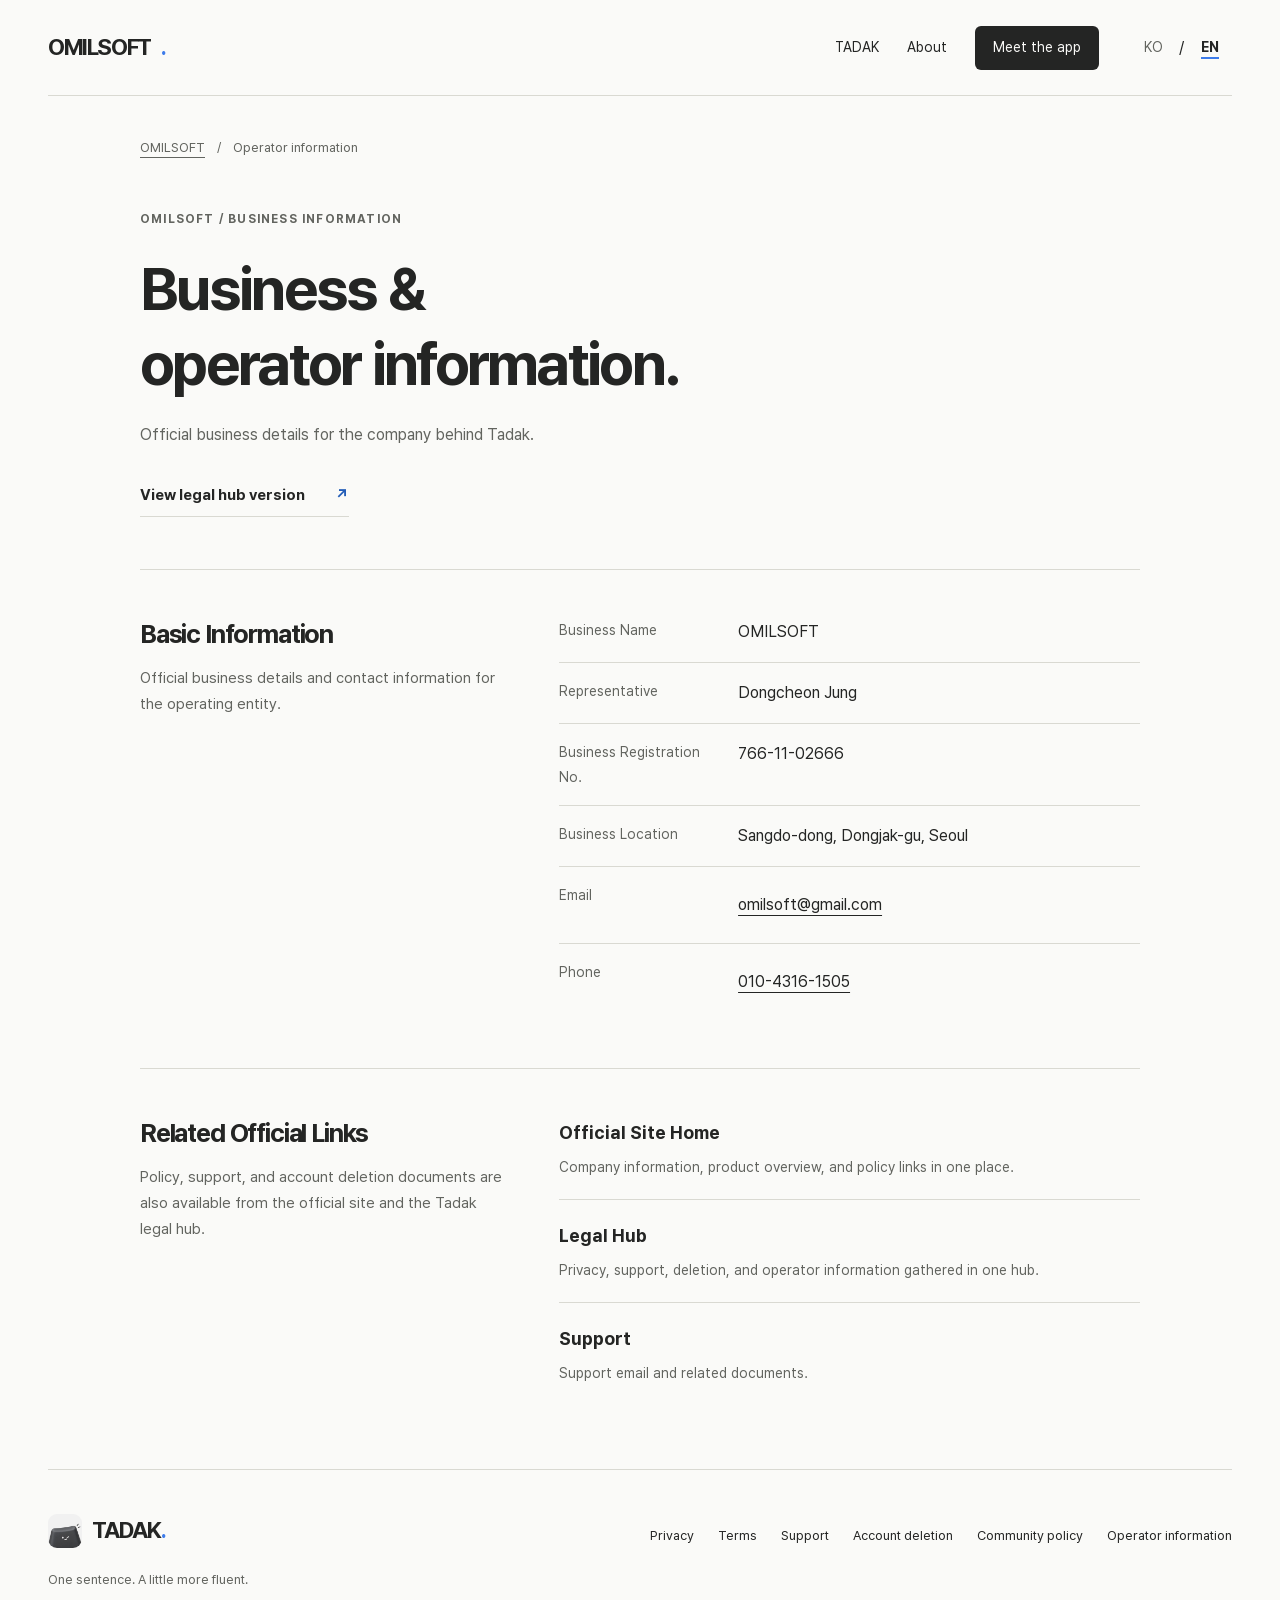
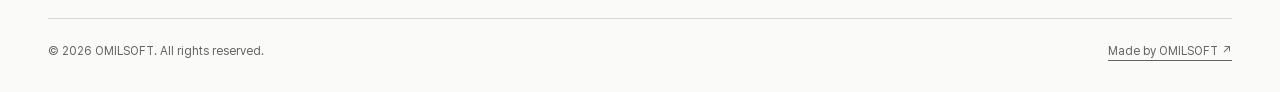
<file: en/operator-info.html>
<!doctype html>
<html lang="en">
  <head>
    <meta charset="utf-8"/>
    <meta content="width=device-width,initial-scale=1" name="viewport"/>
    <title>OMILSOFT — Business &amp; Operator Information</title>
    <meta content="Official business details for OMILSOFT, the company behind TADAK: representative, registration number, location, email, and phone." name="description"/>
    <link href="https://eastlooo.github.io/omilsoft-official-site/en/operator-info.html" rel="canonical"/>
    <link href="https://eastlooo.github.io/omilsoft-official-site/operator-info.html" hreflang="ko" rel="alternate"/>
    <link href="https://eastlooo.github.io/omilsoft-official-site/en/operator-info.html" hreflang="en" rel="alternate"/>
    <link href="https://eastlooo.github.io/omilsoft-official-site/operator-info.html" hreflang="x-default" rel="alternate"/>
    <meta content="#fafaf8" media="(prefers-color-scheme: light)" name="theme-color"/>
    <meta content="#1c1e1d" media="(prefers-color-scheme: dark)" name="theme-color"/>
    <meta content="website" property="og:type"/>
    <meta content="OMILSOFT · TADAK" property="og:site_name"/>
    <meta content="en_US" property="og:locale"/>
    <meta content="ko_KR" property="og:locale:alternate"/>
    <meta content="OMILSOFT — Business &amp; Operator Information" property="og:title"/>
    <meta content="Official business details for OMILSOFT, the company behind TADAK: representative, registration number, location, email, and phone." property="og:description"/>
    <meta content="https://eastlooo.github.io/omilsoft-official-site/en/operator-info.html" property="og:url"/>
    <meta content="https://eastlooo.github.io/omilsoft-official-site/assets/omilsoft-og-en.png" property="og:image"/>
    <meta content="1200" property="og:image:width"/>
    <meta content="630" property="og:image:height"/>
    <meta content="TADAK real practice screens and keycap mascots" property="og:image:alt"/>
    <meta content="summary_large_image" name="twitter:card"/>
    <meta content="OMILSOFT — Business &amp; Operator Information" name="twitter:title"/>
    <meta content="Official business details for OMILSOFT, the company behind TADAK: representative, registration number, location, email, and phone." name="twitter:description"/>
    <meta content="https://eastlooo.github.io/omilsoft-official-site/assets/omilsoft-og-en.png" name="twitter:image"/>
    <meta content="TADAK typing practice by OMILSOFT" name="twitter:image:alt"/>
    <link href="../assets/app/favicon-32.png" rel="icon" sizes="32x32" type="image/png"/>
    <link href="../assets/app/favicon-64.png" rel="icon" sizes="64x64" type="image/png"/>
    <link href="../assets/app/apple-touch-icon.png" rel="apple-touch-icon" sizes="180x180"/>
    <link as="font" crossorigin="" href="../assets/fonts/pretendard-bold.woff2" rel="preload" type="font/woff2"/>
    <link href="../assets/brand.css" rel="stylesheet"/>
    <link href="../styles.css" rel="stylesheet"/>
    <script type="application/ld+json">{"@context":"https://schema.org","@graph":[{"@type":"Organization","@id":"https://eastlooo.github.io/omilsoft-official-site/#organization","name":"OMILSOFT","alternateName":"오밀소프트","url":"https://eastlooo.github.io/omilsoft-official-site/","logo":"https://eastlooo.github.io/omilsoft-official-site/assets/app/icon.png","email":"omilsoft@gmail.com"},{"@type":"WebSite","@id":"https://eastlooo.github.io/omilsoft-official-site/#website","url":"https://eastlooo.github.io/omilsoft-official-site/","name":"OMILSOFT · TADAK","inLanguage":["ko","en"],"publisher":{"@id":"https://eastlooo.github.io/omilsoft-official-site/#organization"}},{"@type":"BreadcrumbList","itemListElement":[{"@type":"ListItem","position":1,"name":"OMILSOFT","item":"https://eastlooo.github.io/omilsoft-official-site/en/"},{"@type":"ListItem","position":2,"name":"Business & operator information","item":"https://eastlooo.github.io/omilsoft-official-site/en/operator-info.html"}]}]}</script>
    <script async="" src="https://www.googletagmanager.com/gtag/js?id=G-R1BCDWKTDV"></script>
    <script>window.dataLayer=window.dataLayer||[];function gtag(){dataLayer.push(arguments)}gtag('js',new Date());gtag('config','G-R1BCDWKTDV');</script>
    <script defer="" src="../assets/site.js"></script>
  </head>
  <body>
    <a class="skip-link" href="#main">Skip to content</a>
    <header class="site-header container">
      <a aria-label="OMILSOFT home" class="wordmark" href="./">OMILSOFT<span class="brand-period">.</span></a>
      <nav aria-label="Main navigation" class="main-nav">
        <a class="nav-optional" href="tadak/">TADAK</a>
        <a class="nav-optional" href="./#company">About</a>
        <a class="nav-cta" href="tadak/">Meet the app</a>
      </nav>
      <nav aria-label="Language" class="locale-switch">
        <a href="../operator-info.html" hreflang="ko" lang="ko">KO</a>
        <span aria-hidden="true">/</span>
        <a aria-current="page" href="operator-info.html" hreflang="en" lang="en">EN</a>
      </nav>
    </header>
    <main class="container operator-main" id="main">
      <nav aria-label="Breadcrumb" class="breadcrumb">
        <a href="./">OMILSOFT</a>
        <span aria-hidden="true">/</span>
        <span aria-current="page">Operator information</span>
      </nav>
      <section class="document-heading">
        <p class="eyebrow">
    OMILSOFT / BUSINESS INFORMATION
   </p>
        <h1>
    Business &amp;
    <br/>
    operator information.
   </h1>
        <p>
    Official business details for the company behind Tadak.
   </p>
        <a class="text-link" href="https://eastlooo.github.io/tadak-legal/en/operator-info.html" rel="noreferrer" target="_blank">
    View legal hub version
    <span aria-hidden="true">
     ↗
    </span>
</a>
      </section>
      <section class="panel panel--company">
        <div class="section-head">
          <h2>
     Basic Information
    </h2>
          <p>
     Official business details and contact information for the operating entity.
    </p>
        </div>
        <dl class="data-grid">
          <div class="data-card">
            <dt>
      Business Name
     </dt>
            <dd>
      OMILSOFT
     </dd>
          </div>
          <div class="data-card">
            <dt>
      Representative
     </dt>
            <dd>
      Dongcheon Jung
     </dd>
          </div>
          <div class="data-card data-card--accent">
            <dt>
      Business Registration No.
     </dt>
            <dd>
      766-11-02666
     </dd>
          </div>
          <div class="data-card">
            <dt>
      Business Location
     </dt>
            <dd>
      Sangdo-dong, Dongjak-gu, Seoul
     </dd>
          </div>
          <div class="data-card">
            <dt>
      Email
     </dt>
            <dd>
<a href="mailto:omilsoft@gmail.com">
       omilsoft@gmail.com
      </a>
</dd>
          </div>
          <div class="data-card">
            <dt>
      Phone
     </dt>
            <dd>
<a href="tel:+821043161505">
       010-4316-1505
      </a>
</dd>
          </div>
        </dl>
      </section>
      <section class="panel panel--policy">
        <div class="section-head">
          <h2>
     Related Official Links
    </h2>
          <p>
     Policy, support, and account deletion documents are also available from the official site and the Tadak legal hub.
    </p>
        </div>
        <div class="policy-grid policy-grid--compact">
          <a class="policy-card" href="./index.html">
<strong>
      Official Site Home
     </strong>
<p>
      Company information, product overview, and policy links in one place.
     </p>
</a>
          <a class="policy-card" href="https://eastlooo.github.io/tadak-legal/en/" rel="noreferrer" target="_blank">
<strong>
      Legal Hub
     </strong>
<p>
      Privacy, support, deletion, and operator information gathered in one hub.
     </p>
</a>
          <a class="policy-card" href="https://eastlooo.github.io/tadak-legal/en/support.html" rel="noreferrer" target="_blank">
<strong>
      Support
     </strong>
<p>
      Support email and related documents.
     </p>
</a>
        </div>
      </section>
    </main>
    <footer class="site-footer container">
      <div class="footer-top">
        <div class="footer-brand">
          <a class="wordmark" href="tadak/"><img alt="" height="34" src="../assets/app/icon.webp" width="34"/><span>TADAK<span class="brand-period">.</span></span></a>
          <p>One sentence. A little more fluent.</p>
        </div>
        <nav aria-label="Policies and support" class="footer-links">
          <a href="https://eastlooo.github.io/tadak-legal/en/privacy.html">Privacy</a>
          <a href="https://eastlooo.github.io/tadak-legal/en/terms.html">Terms</a>
          <a href="https://eastlooo.github.io/tadak-legal/en/support.html">Support</a>
          <a href="https://eastlooo.github.io/tadak-legal/en/account-deletion.html">Account deletion</a>
          <a href="https://eastlooo.github.io/tadak-legal/en/community-policy.html">Community policy</a>
          <a href="operator-info.html">Operator information</a>
        </nav>
      </div>
      <div class="footer-bottom">
        <p>© <span id="year">2026</span> OMILSOFT. All rights reserved.</p>
        <a href="./">Made by OMILSOFT ↗</a>
      </div>
    </footer>
  </body>
</html>
</file>
<file: assets/brand.css>
/* TADAK Paper · shared by the product landing and legal sites.
 * Copy this file into each site's assets; GitHub Pages deploys repos independently.
 * Keep color and type changes here so both sites remain one brand family. */
:root {
  --paper: #fafaf8;
  --paper-deep: #f1efe9;
  --surface: #ffffff;
  --ink: #242524;
  --muted: #62645f;
  --line: #d9d9d2;
  --cobalt: #3d7bea;
  --link: #235db7;
  --white: #ffffff;
  --brand-paper: var(--paper);
  --brand-ink: var(--ink);
  --brand-accent: var(--cobalt);
  --font-sans: 'Pretendard Variable', Pretendard, -apple-system, BlinkMacSystemFont, 'Segoe UI', sans-serif;
  --font-mono: 'SFMono-Regular', Consolas, monospace;
  --radius-sm: 6px;
  --radius-md: 12px;
  --radius-lg: 20px;
  --page-width: 1184px;
  --reading-width: 68ch;
  --space-1: 4px;
  --space-2: 8px;
  --space-3: 12px;
  --space-4: 16px;
  --space-6: 24px;
  --space-8: 32px;
  --space-12: 48px;
  --space-16: 64px;
  --space-24: 96px;
  color-scheme: light dark;
  font-family: var(--font-sans);
  font-synthesis: none;
}
@media (prefers-color-scheme: dark) {
  :root {
    --paper: #1c1e1d;
    --paper-deep: #252826;
    --surface: #222523;
    --ink: #f1f1eb;
    --muted: #b1b6ae;
    --line: #41463f;
    --cobalt: #85b0ff;
    --link: #a1c2ff;
  }
}
</file>
<file: styles.css>
@font-face {
  font-family:TadakPaperSans;
  src:url('assets/fonts/pretendard-regular.woff2') format('woff2');
  font-weight:400 500;
  font-display:swap;
}
@font-face {
  font-family:TadakPaperSans;
  src:url('assets/fonts/pretendard-bold.woff2') format('woff2');
  font-weight:600 900;
  font-display:swap;
}
* {
  box-sizing:border-box;
}
html {
  scroll-behavior:smooth;
  scroll-padding-top:24px;
}
body {
  margin:0;
  background:var(--paper);
  color:var(--ink);
  font-family:TadakPaperSans,var(--font-sans);
  font-size:16px;
  line-height:1.75;
  word-break:keep-all;
  overflow-wrap:break-word;
}
h1,h2,h3,p,figure,dl,dd {
  margin:0;
}
h1,h2,h3 {
  line-height:1.25;
  letter-spacing:-.045em;
  font-weight:750;
}
a {
  color:inherit;
  text-underline-offset:5px;
}
a:hover {
  color:var(--link);
}
a,button,summary {
  -webkit-tap-highlight-color:transparent;
}
a:focus-visible,button:focus-visible,input:focus-visible,summary:focus-visible,[tabindex]:focus-visible {
  outline:3px solid var(--link);
  outline-offset:5px;
}
button,input {
  font:inherit;
}
img {
  display:block;
  max-width:100%;
  height:auto;
}
picture {
  display:block;
  min-width:0;
}
button,summary {
  cursor:pointer;
}
.container {
  width:min(var(--page-width),calc(100% - 80px));
  margin-inline:auto;
}
.skip-link {
  position:absolute;
  top:-100px;
  left:20px;
  padding:12px 20px;
  z-index:10;
  background:var(--ink);
  color:var(--paper);
}
.skip-link:focus {
  top:10px;
}
.site-header {
  display:flex;
  align-items:center;
  gap:32px;
  min-height:96px;
  border-bottom:1px solid var(--line);
}
.wordmark {
  text-decoration:none;
  display:inline-flex;
  align-items:center;
  gap:10px;
  font-size:23px;
  font-weight:800;
  letter-spacing:-.06em;
  line-height:1.2;
}
.wordmark img {
  width:34px;
  height:34px;
  border-radius:9px;
}
.brand-period {
  color:var(--cobalt);
}
.main-nav {
  display:flex;
  align-items:center;
  gap:28px;
  margin-left:auto;
}
.main-nav a,.locale-switch a {
  display:inline-flex;
  align-items:center;
  justify-content:center;
  min-height:44px;
  font-size:14px;
  text-decoration:none;
}
.locale-switch {
  display:flex;
  align-items:center;
  gap:4px;
}
.locale-switch a {
  min-width:44px;
  color:var(--muted);
}
.locale-switch a[aria-current] {
  color:var(--ink);
  font-weight:750;
  text-decoration:underline;
  text-decoration-color:var(--cobalt);
  text-decoration-thickness:2px;
}
.main-nav .nav-cta {
  background:var(--ink);
  color:var(--paper);
  padding-inline:18px;
  border-radius:var(--radius-sm);
}
.eyebrow {
  font-size:12px;
  line-height:1.6;
  letter-spacing:.1em;
  color:var(--muted);
  font-weight:650;
  margin-bottom:22px;
}
.section-title {
  font-size:clamp(30px,3.8vw,48px);
  margin-bottom:20px;
}
.section-lead,.lead {
  color:var(--muted);
  font-size:18px;
  line-height:1.85;
}
.section-lead {
  max-width:620px;
}
.text-link {
  display:inline-flex;
  align-items:center;
  justify-content:space-between;
  gap:30px;
  min-height:44px;
  margin-top:24px;
  font-size:15px;
  text-decoration:none;
  border-bottom:1px solid var(--line);
  font-weight:650;
}
.text-link span {
  color:var(--link);
}
.store-buttons {
  display:flex;
  flex-wrap:wrap;
  gap:12px;
  margin-top:30px;
}
.store-btn {
  display:inline-flex;
  align-items:center;
  gap:12px;
  min-height:58px;
  padding:9px 18px;
  border:1px solid #888;
  border-radius:8px;
  background:#121212;
  color:#fff;
  text-decoration:none;
  line-height:1.15;
  transition:transform 180ms ease,background 180ms ease;
}
.store-btn:hover {
  background:#2d2d2d;
  color:#fff;
  transform:translateY(-2px);
}
.store-btn svg {
  width:27px;
  height:30px;
  flex-shrink:0;
}
.store-btn small {
  display:block;
  font-size:10px;
  letter-spacing:.02em;
  margin-bottom:4px;
  color:#f0f0f0;
}
.store-btn strong {
  display:block;
  font-size:20px;
  font-weight:650;
  letter-spacing:-.025em;
}
.site-footer {
  padding-block:44px 30px;
  border-top:1px solid var(--line);
}
.footer-top {
  display:flex;
  align-items:flex-start;
  justify-content:space-between;
  gap:28px;
}
.footer-brand p {
  font-size:13px;
  color:var(--muted);
  margin-top:12px;
}
.footer-links {
  display:flex;
  justify-content:flex-end;
  flex-wrap:wrap;
  gap:0 24px;
  max-width:660px;
}
.footer-links a {
  display:inline-flex;
  align-items:center;
  min-height:44px;
  font-size:13px;
  text-decoration:none;
}
.footer-bottom {
  border-top:1px solid var(--line);
  margin-top:26px;
  padding-top:22px;
  display:flex;
  justify-content:space-between;
  gap:24px;
  font-size:12px;
  color:var(--muted);
}
.company-hero {
  padding-block:92px 84px;
  max-width:980px;
  margin-inline:0;
}
.company-hero h1 {
  font-size:clamp(42px,5.4vw,72px);
  line-height:1.22;
  letter-spacing:-.055em;
}
.company-hero h1 em {
  font-style:normal;
  color:var(--link);
}
.company-hero .lead {
  margin-top:28px;
  max-width:620px;
}
.company-product {
  display:grid;
  grid-template-columns:1fr 1fr;
  background:var(--paper-deep);
  min-height:390px;
  margin-bottom:80px;
  overflow:hidden;
  border-radius:var(--radius-md);
}
.company-product-copy {
  padding:48px;
  align-self:center;
}
.product-label {
  display:flex;
  gap:14px;
  align-items:center;
  margin-bottom:24px;
  font-size:22px;
  font-weight:750;
}
.product-label img {
  border-radius:12px;
}
.company-product h2 {
  font-size:36px;
  margin-bottom:16px;
}
.company-product-copy>p {
  color:var(--muted);
}
.company-product-visual {
  display:flex;
  align-items:center;
  justify-content:center;
  padding:32px;
  background:#e9edf3;
}
.company-product-visual picture {
  max-width:245px;
  max-height:365px;
  overflow:hidden;
  border-radius:20px;
  border:1px solid #dadbd7;
}
.company-about {
  display:grid;
  grid-template-columns:1fr 1fr;
  gap:80px;
  padding-bottom:80px;
}
.company-about h2 {
  font-size:30px;
  margin-bottom:20px;
}
.company-about p {
  color:var(--muted);
  max-width:440px;
}
.company-contact {
  border-top:1px solid var(--line);
  padding-top:24px;
}
.company-contact>a {
  font-size:24px;
  display:inline-flex;
  align-items:center;
  min-height:44px;
  font-weight:650;
}
.company-contact p {
  margin-top:8px;
  font-size:14px;
}
.breadcrumb {
  padding-top:30px;
  font-size:13px;
  color:var(--muted);
  display:flex;
  gap:12px;
  flex-wrap:wrap;
}
.breadcrumb a {
  min-height:44px;
  display:inline-flex;
  align-items:center;
}
.breadcrumb span {
  display:inline-flex;
  align-items:center;
}
.operator-main {
  max-width:1000px;
}
.document-heading {
  padding-block:40px 52px;
  border-bottom:1px solid var(--line);
}
.document-heading h1 {
  font-size:clamp(38px,5vw,60px);
  margin-bottom:20px;
}
.document-heading>p:not(.eyebrow) {
  color:var(--muted);
  max-width:600px;
}
.panel {
  display:grid;
  grid-template-columns:1fr 1.6fr;
  gap:56px;
  padding-block:48px;
  border-bottom:1px solid var(--line);
}
.panel:last-child {
  border:0;
  padding-bottom:64px;
}
.section-head h2 {
  font-size:26px;
  margin-bottom:14px;
}
.section-head p {
  font-size:15px;
  color:var(--muted);
}
.data-card {
  display:grid;
  grid-template-columns:155px 1fr;
  gap:24px;
  padding:16px 0;
  border-bottom:1px solid var(--line);
}
.data-card:first-child {
  padding-top:0;
}
.data-card:last-child {
  border:0;
}
.data-card dt {
  font-size:14px;
  color:var(--muted);
}
.data-card a {
  display:inline-flex;
  align-items:center;
  min-height:44px;
}
.policy-card {
  display:block;
  text-decoration:none;
  border-bottom:1px solid var(--line);
  padding:20px 0;
}
.policy-card:first-child {
  padding-top:0;
}
.policy-card:last-child {
  border:0;
}
.policy-card strong {
  font-size:18px;
}
.policy-card p {
  font-size:14px;
  color:var(--muted);
  margin-top:6px;
}
.sr-only {
  position:absolute;
  width:1px;
  height:1px;
  clip-path:inset(50%);
  overflow:hidden;
  white-space:nowrap;
}
@media(max-width:900px) {
  .container {
    width:calc(100% - 48px);
  }
  .main-nav {
    gap:20px;
  }
  .site-header {
    gap:20px;
  }
  .company-product-copy {
    padding:30px;
  }
  .company-product h2 {
    font-size:30px;
  }
  .company-about {
    gap:40px;
  }
  .panel {
    gap:32px;
  }
  .data-card {
    grid-template-columns:120px 1fr;
    gap:16px;
  }
  .footer-top {
    flex-direction:column;
  }
  .footer-links {
    justify-content:flex-start;
  }
}
@media(max-width:600px) {
  .container {
    width:calc(100% - 40px);
  }
  .site-header {
    min-height:80px;
    gap:10px;
    flex-wrap:wrap;
    padding-block:12px;
  }
  .wordmark {
    font-size:21px;
  }
  .main-nav {
    gap:10px;
  }
  .main-nav a {
    font-size:12px;
  }
  .main-nav .nav-optional {
    display:none;
  }
  .main-nav .nav-cta {
    padding-inline:12px;
  }
  .locale-switch {
    gap:0;
  }
  .locale-switch a {
    font-size:12px;
    min-width:44px;
  }
  .eyebrow {
    font-size:11px;
    margin-bottom:18px;
  }
  .lead,.section-lead {
    font-size:16px;
  }
  .store-buttons {
    gap:10px;
  }
  .store-btn {
    gap:9px;
    padding:10px 13px;
  }
  .store-btn strong {
    font-size:18px;
  }
  .store-btn small {
    font-size:9px;
  }
  .store-btn svg {
    width:23px;
  }
  .company-hero {
    padding-block:52px;
  }
  .company-hero h1 {
    font-size:42px;
  }
  .company-product {
    grid-template-columns:1fr;
    margin-bottom:52px;
  }
  .company-product-copy {
    padding:30px 24px;
  }
  .company-product-visual {
    max-height:350px;
    overflow:hidden;
    padding-bottom:0;
  }
  .company-product-visual picture {
    align-self:flex-start;
  }
  .company-product h2 {
    font-size:30px;
  }
  .company-about {
    grid-template-columns:1fr;
    gap:32px;
    padding-bottom:52px;
  }
  .company-contact>a {
    font-size:22px;
  }
  .footer-links {
    gap:0 20px;
  }
  .footer-bottom {
    flex-direction:column;
    gap:8px;
  }
  .panel {
    grid-template-columns:1fr;
    gap:24px;
    padding-block:32px;
  }
  .document-heading {
    padding-block:28px 36px;
  }
  .data-card {
    font-size:15px;
    grid-template-columns:118px 1fr;
    gap:14px;
  }
  .data-card dt {
    font-size:12px;
  }
  .site-footer {
    padding-top:32px;
  }
}
@media(prefers-reduced-motion:reduce) {
  html {
    scroll-behavior:auto;
  }
  *,*::before,*::after {
    animation:none!important;
    transition:none!important;
  }
}
@media(prefers-color-scheme:dark) {
  .company-product-visual {
    background:#2d3540;
  }
}
</file>
<file: tadak/styles.css>
.tadak-hero {
  display:grid;
  grid-template-columns:1.05fr .95fr;
  align-items:center;
  gap:60px;
  padding-block:64px;
}
.app-signature {
  display:flex;
  gap:12px;
  align-items:center;
  margin-bottom:32px;
}
.app-signature img {
  border-radius:12px;
}
.app-signature .eyebrow {
  margin:0;
  font-size:11px;
}
.app-signature strong {
  font-size:18px;
  font-weight:650;
}
.tadak-hero h1 {
  font-size:clamp(40px,4.8vw,66px);
  line-height:1.2;
  letter-spacing:-.06em;
}
.tadak-hero h1 em {
  font-style:normal;
  color:var(--link);
}
.tadak-hero .lead {
  margin-top:26px;
  max-width:460px;
}
.hero-note {
  margin-top:16px;
  color:var(--muted);
  font-size:12px;
}
.hero-note a {
  padding-block:10px;
}
.hero-stage {
  background:#eaf0f8;
  position:relative;
  min-height:545px;
  display:flex;
  justify-content:center;
  align-items:center;
  overflow:hidden;
  border-radius:var(--radius-md);
}
.hero-phone {
  position:relative;
  width:246px;
  max-height:448px;
  overflow:hidden;
  border:7px solid #292c2d;
  border-radius:28px;
  transform:rotate(5deg);
  background:#fafaf8;
  margin-left:50px;
}
.hero-phone img {
  width:100%;
}
.hero-mascots {
  position:absolute;
  z-index:1;
  width:250px;
  left:20px;
  bottom:34px;
  transform:rotate(-4deg);
}
.stage-label {
  position:absolute;
  top:22px;
  left:24px;
  color:#485c77;
  font-size:11px;
  letter-spacing:.13em;
}
.stage-caption {
  position:absolute;
  right:22px;
  bottom:16px;
  font-size:10px;
  color:#485c77;
}
.proof-strip {
  border-block:1px solid var(--line);
  display:grid;
  grid-template-columns:1.2fr 1fr 1.2fr;
  align-items:center;
  padding-block:24px;
  gap:24px;
}
.proof-item {
  display:flex;
  align-items:center;
  gap:14px;
  justify-content:center;
  border-left:1px solid var(--line);
}
.proof-item:first-child {
  border-left:0;
}
.proof-item strong {
  font-size:22px;
  letter-spacing:-.04em;
}
.proof-item span {
  font-size:13px;
  color:var(--muted);
}
.proof-item .stars {
  color:var(--link);
  font-size:13px;
  letter-spacing:1px;
}
.section {
  padding-block:88px;
}
.section-heading-row {
  display:flex;
  justify-content:space-between;
  align-items:flex-end;
  gap:40px;
  margin-bottom:38px;
}
.section-heading-row .section-title {
  max-width:700px;
}
.mode-tags {
  display:flex;
  flex-wrap:wrap;
  gap:8px;
  margin-top:26px;
}
.mode-tags span {
  padding:5px 12px;
  background:var(--paper-deep);
  border:1px solid var(--line);
  border-radius:var(--radius-sm);
  font-size:12px;
}
.practice-gallery {
  display:grid;
  grid-template-columns:repeat(3,minmax(0,1fr));
  gap:28px;
}
.practice-gallery figure {
  min-width:0;
}
.practice-gallery picture {
  border-radius:var(--radius-md);
  overflow:hidden;
  border:1px solid var(--line);
}
.practice-gallery img {
  width:100%;
}
.practice-gallery figcaption {
  padding-top:22px;
}
.practice-gallery h3 {
  font-size:22px;
  margin-bottom:10px;
}
.practice-gallery p {
  color:var(--muted);
  font-size:15px;
}
.mode-number {
  display:block;
  font-size:11px;
  letter-spacing:.12em;
  color:var(--link);
  margin-bottom:10px;
}
.basics-note {
  display:grid;
  grid-template-columns:1fr 1.7fr;
  gap:40px;
  align-items:center;
  border-block:1px solid var(--line);
  padding-block:26px;
  margin-top:40px;
}
.basics-note h3 {
  font-size:20px;
}
.basics-note p {
  font-size:15px;
  color:var(--muted);
}
.band {
  background:var(--paper-deep);
}
.feature-split {
  display:grid;
  grid-template-columns:1fr 1fr;
  gap:88px;
  align-items:center;
}
.feature-copy .section-title {
  max-width:480px;
}
.feature-points {
  list-style:none;
  padding:0;
  margin:30px 0 0;
}
.feature-points li {
  border-top:1px solid var(--line);
  padding-block:18px;
}
.feature-points strong {
  display:block;
  font-size:17px;
  margin-bottom:5px;
}
.feature-points p {
  font-size:14px;
  color:var(--muted);
  max-width:440px;
}
.feature-visual {
  display:flex;
  justify-content:center;
  min-width:0;
}
.feature-visual picture {
  width:300px;
  overflow:hidden;
  border-radius:var(--radius-md);
  border:1px solid var(--line);
}
.record-visual {
  position:relative;
  padding:16px 0;
}
.record-visual picture {
  width:300px;
}
.record-visual .floating-label {
  position:absolute;
  bottom:40px;
  left:0;
  background:var(--surface);
  border:1px solid var(--line);
  border-radius:var(--radius-sm);
  padding:14px 20px;
  font-size:13px;
  max-width:240px;
}
.feature-split.reverse .feature-copy {
  order:2;
}
.feature-split.reverse .feature-visual {
  order:1;
}
.friend-section {
  border-bottom:1px solid var(--line);
}
.step-list {
  padding:0;
  margin:28px 0 0;
  list-style:none;
  counter-reset:steps;
}
.step-list li {
  display:flex;
  gap:14px;
  align-items:center;
  counter-increment:steps;
  padding-block:10px;
  font-size:15px;
}
.step-list li::before {
  content:counter(steps,decimal-leading-zero);
  font-family:var(--font-mono);
  color:var(--link);
  font-size:12px;
}
.ipad-layout {
  display:grid;
  grid-template-columns:1fr 1.2fr;
  align-items:center;
  gap:64px;
}
.ipad-picture {
  border-radius:var(--radius-md);
  overflow:hidden;
  border:1px solid var(--line);
  max-width:500px;
  margin-left:auto;
}
.ipad-layout .mode-tags {
  margin-top:20px;
}
.demo-section {
  padding-block:64px;
  border-top:1px solid var(--line);
}
.demo-layout {
  display:grid;
  grid-template-columns:1fr 1.4fr;
  gap:64px;
  align-items:start;
}
.demo-layout h2 {
  font-size:32px;
  margin-bottom:16px;
}
.demo-layout>div>p:not(.eyebrow) {
  font-size:15px;
  color:var(--muted);
}
.typing-workspace {
  background:var(--surface);
  border:1px solid var(--line);
  padding:28px;
  border-radius:var(--radius-md);
}
.demo-header,.demo-stats,.demo-bottom {
  display:flex;
  justify-content:space-between;
  align-items:center;
  gap:16px;
  font-size:12px;
  color:var(--muted);
}
.demo-stats {
  gap:18px;
}
.demo-stats strong {
  font-family:var(--font-mono);
  color:var(--ink);
}
.demo-text-area {
  padding-block:24px;
  font-size:26px;
  line-height:1.9;
  word-break:normal;
}
.char.done {
  color:var(--link);
}
.char.wrong {
  color:var(--error,#a54330);
  text-decoration:underline;
}
.char.pending {
  color:var(--muted);
}
.char.current {
  border-bottom:2px solid var(--cobalt);
}
.char.composing {
  background:var(--paper-deep);
}
.demo-input {
  border:1px solid var(--line);
  border-radius:var(--radius-sm);
  background:var(--paper);
  color:var(--ink);
  font-size:16px;
  padding:12px;
  width:100%;
  min-height:48px;
}
.demo-bottom {
  margin-top:16px;
  align-items:flex-start;
}
.demo-bottom p {
  max-width:320px;
}
.demo-bottom button {
  border:0;
  border-bottom:1px solid var(--line);
  color:var(--link);
  background:none;
  min-height:44px;
  flex-shrink:0;
  padding:0 4px;
}
.demo-result {
  border-top:1px solid var(--line);
  margin-top:20px;
  padding-top:18px;
  font-size:14px;
}
.demo-result-stats {
  display:flex;
  gap:24px;
  margin-block:8px;
}
.demo-result-stats strong {
  font-size:24px;
}
.faq-layout {
  display:grid;
  grid-template-columns:.8fr 1.2fr;
  gap:88px;
}
.faq-intro {
  max-width:360px;
}
.faq-list details {
  border-bottom:1px solid var(--line);
}
.faq-list details:first-child {
  border-top:1px solid var(--line);
}
.faq-list summary {
  padding:22px 32px 22px 0;
  min-height:60px;
  font-size:17px;
  position:relative;
  list-style:none;
  font-weight:650;
}
.faq-list summary::-webkit-details-marker {
  display:none;
}
.faq-list summary::after {
  content:'+';
  position:absolute;
  right:2px;
  top:18px;
  font-size:24px;
  font-weight:400;
  color:var(--link);
}
.faq-list details[open] summary::after {
  content:'−';
}
.faq-list details p {
  font-size:15px;
  color:var(--muted);
  padding:0 16px 24px 0;
}
.final-cta {
  padding-block:64px;
  background:var(--paper-deep);
}
.final-cta-inner {
  display:flex;
  align-items:center;
  justify-content:space-between;
  gap:48px;
}
.final-cta h2 {
  font-size:clamp(32px,4vw,48px);
  margin-bottom:14px;
}
.final-cta p:not(.eyebrow) {
  color:var(--muted);
}
.final-cta .store-buttons {
  margin:0;
  flex-shrink:0;
}
.final-mascots {
  width:200px;
  margin-bottom:20px;
}
@media(min-width:1500px) {
  .tadak-hero {
    padding-block:84px;
  }
  .hero-stage {
    min-height:590px;
  }
}
@media(max-width:1000px) {
  .tadak-hero {
    gap:32px;
  }
  .tadak-hero h1 {
    font-size:48px;
  }
  .hero-stage {
    min-height:500px;
  }
  .hero-phone {
    width:220px;
    margin-left:20px;
  }
  .hero-mascots {
    width:220px;
    left:8px;
    bottom:40px;
  }
  .proof-strip {
    gap:16px;
  }
  .proof-item {
    gap:10px;
  }
  .proof-item strong {
    font-size:19px;
  }
  .proof-item span {
    font-size:11px;
  }
  .feature-split {
    gap:48px;
  }
  .practice-gallery {
    gap:20px;
  }
  .practice-gallery h3 {
    font-size:20px;
  }
  .ipad-layout {
    gap:32px;
  }
  .faq-layout {
    gap:40px;
  }
  .final-cta-inner {
    flex-direction:column;
    align-items:flex-start;
  }
  .demo-layout {
    gap:32px;
  }
}
@media(max-width:700px) {
  .tadak-hero {
    grid-template-columns:1fr;
    padding-block:40px;
    gap:32px;
  }
  .tadak-hero h1 {
    font-size:clamp(38px,8.7vw,55px);
  }
  .app-signature {
    margin-bottom:22px;
  }
  .tadak-hero .lead {
    margin-top:20px;
    max-width:440px;
  }
  .hero-stage {
    min-height:420px;
    padding-block:64px 48px;
  }
  .hero-phone {
    width:210px;
    max-height:355px;
    margin-left:40px;
  }
  .hero-mascots {
    width:210px;
    left:18px;
    bottom:24px;
  }
  .stage-caption {
    right:16px;
    bottom:10px;
    font-size:9px;
  }
  .proof-strip {
    grid-template-columns:1fr;
    gap:12px;
    padding-block:22px;
  }
  .proof-item {
    border-left:0;
    justify-content:flex-start;
    gap:16px;
  }
  .proof-item strong {
    font-size:18px;
    min-width:110px;
  }
  .proof-item span {
    font-size:13px;
  }
  .proof-item .stars {
    font-size:12px;
  }
  .section {
    padding-block:56px;
  }
  .section-heading-row {
    display:block;
    margin-bottom:28px;
  }
  .section-title {
    font-size:32px;
  }
  .practice-gallery {
    grid-template-columns:1fr;
    gap:36px;
  }
  .practice-gallery figure {
    display:grid;
    grid-template-columns:.9fr 1fr;
    gap:22px;
    align-items:center;
  }
  .practice-gallery picture {
    border-radius:10px;
  }
  .practice-gallery figcaption {
    padding-top:0;
  }
  .practice-gallery h3 {
    font-size:21px;
  }
  .practice-gallery p {
    font-size:14px;
  }
  .mode-number {
    font-size:10px;
  }
  .basics-note {
    grid-template-columns:1fr;
    gap:12px;
    padding-block:24px;
    margin-top:28px;
  }
  .basics-note h3 {
    font-size:19px;
  }
  .basics-note p {
    font-size:14px;
  }
  .feature-split {
    grid-template-columns:1fr;
    gap:30px;
  }
  .feature-split.reverse .feature-copy,.feature-split.reverse .feature-visual {
    order:initial;
  }
  .feature-copy .section-title {
    max-width:100%;
  }
  .feature-visual picture {
    width:260px;
  }
  .record-visual .floating-label {
    left:calc(50% - 155px);
    bottom:28px;
  }
  .ipad-layout {
    grid-template-columns:1fr;
    gap:28px;
  }
  .ipad-picture {
    max-width:430px;
    margin-inline:auto;
  }
  .demo-section {
    padding-block:48px;
  }
  .demo-layout {
    grid-template-columns:1fr;
    gap:24px;
  }
  .demo-layout h2 {
    font-size:29px;
  }
  .typing-workspace {
    padding:20px;
  }
  .demo-header {
    align-items:flex-start;
    flex-direction:column;
    gap:8px;
  }
  .demo-text-area {
    font-size:22px;
  }
  .demo-bottom p {
    font-size:11px;
  }
  .faq-layout {
    grid-template-columns:1fr;
    gap:28px;
  }
  .faq-intro {
    max-width:100%;
  }
  .faq-list summary {
    font-size:16px;
    padding-block:20px;
  }
  .faq-list details p {
    font-size:14px;
  }
  .final-cta {
    padding-block:48px;
  }
  .final-cta-inner {
    gap:28px;
  }
  .final-cta .store-buttons {
    flex-shrink:1;
  }
  .final-mascots {
    width:180px;
  }
  .mode-tags span {
    font-size:11px;
  }
}
@media(max-width:370px) {
  .practice-gallery figure {
    grid-template-columns:1fr;
    gap:18px;
  }
  .practice-gallery picture {
    width:80%;
    margin-inline:auto;
  }
  .hero-stage {
    min-height:390px;
  }
  .store-btn {
    padding-inline:11px;
  }
  .store-btn strong {
    font-size:16px;
  }
}
@media(prefers-color-scheme:dark) {
  .char.wrong {
    color:#ffad98;
  }
  .hero-stage {
    background:#273345;
  }
  .stage-label,.stage-caption {
    color:#c1ccde;
  }
}
</file>
